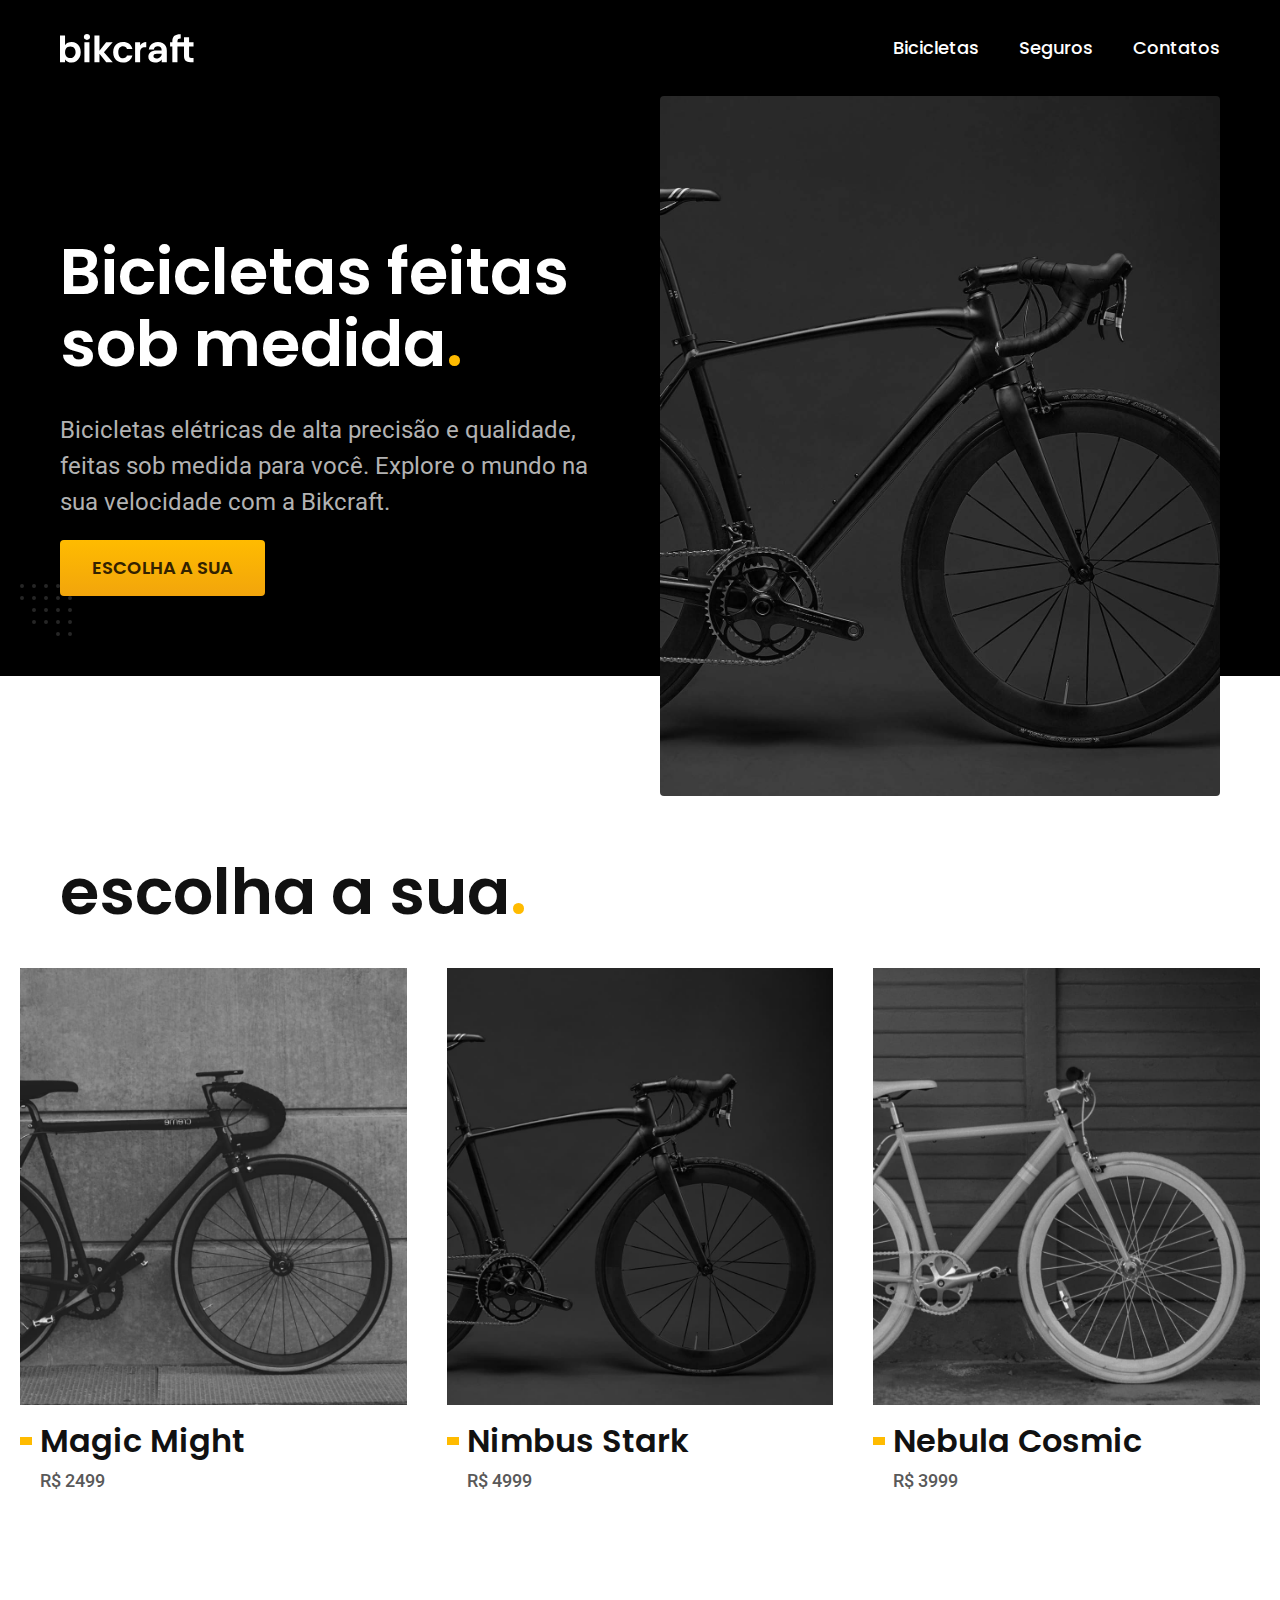
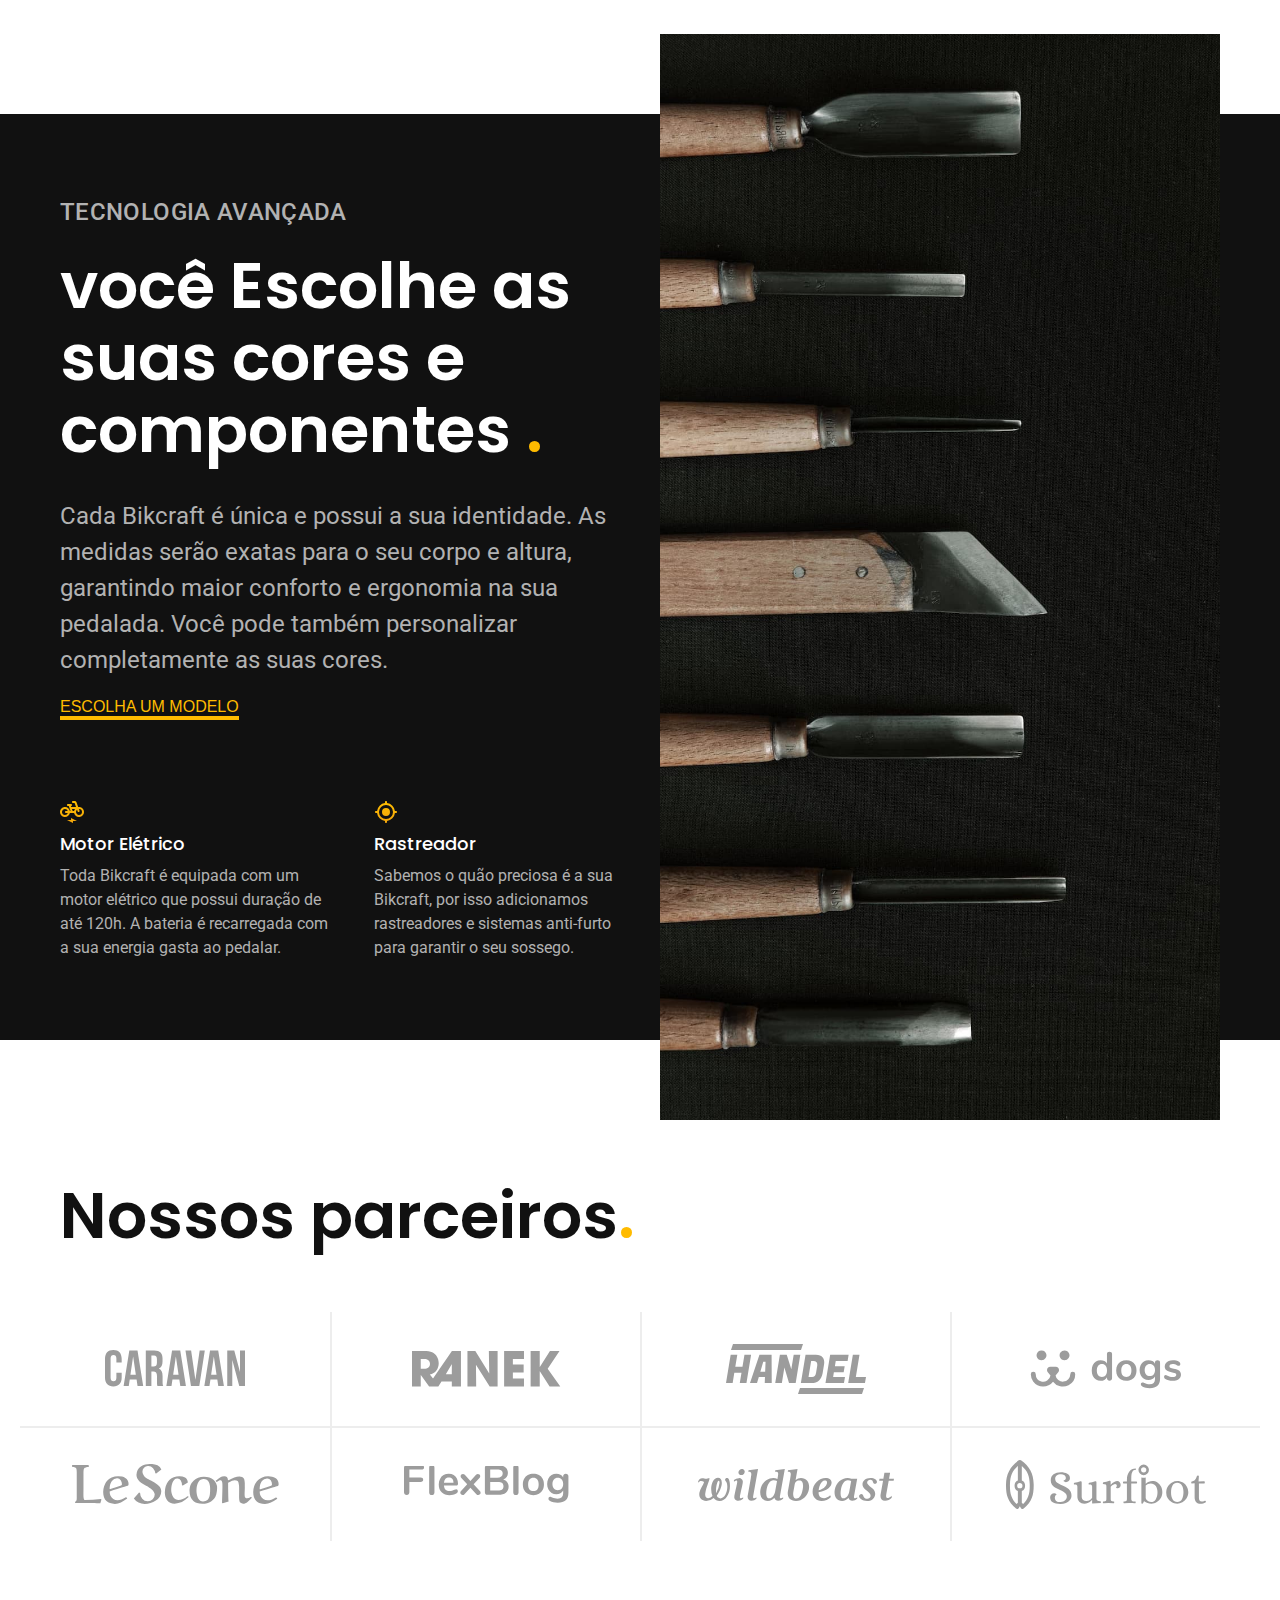
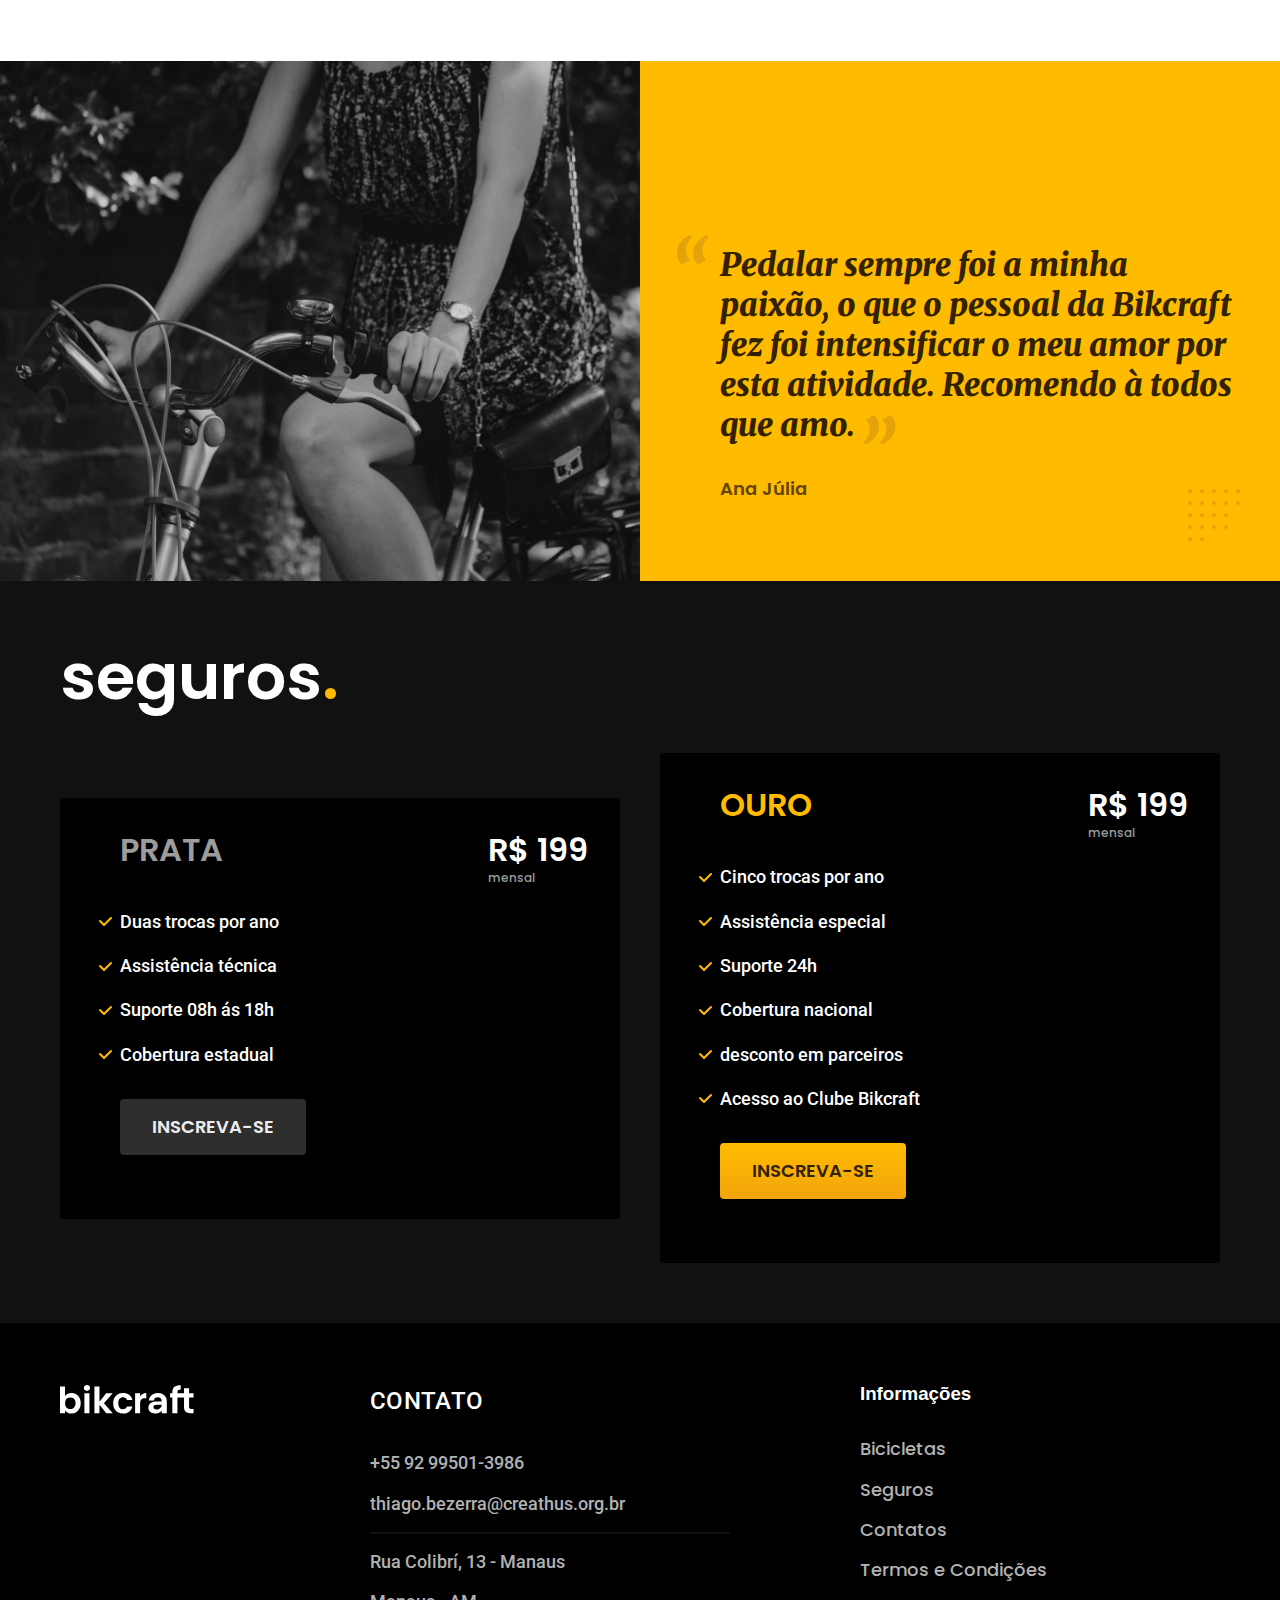
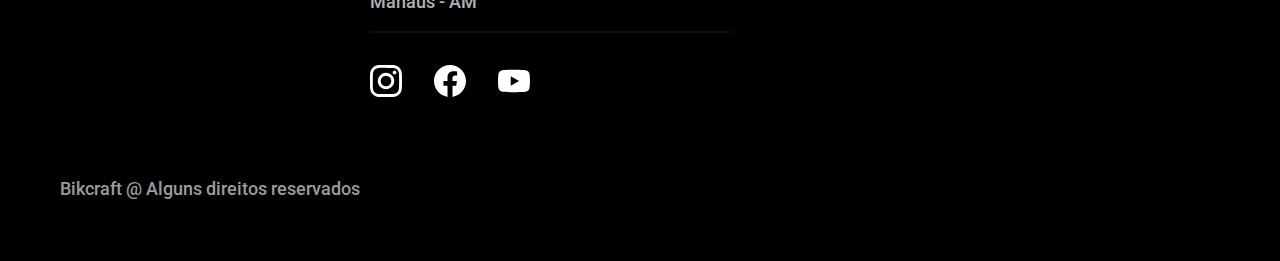
<file: index.html>
<!DOCTYPE html>
<html lang="pt-br">

<head>
  <meta charset="UTF-8">
  <meta name="viewport" content="width=device-width, initial-scale=1.0">
  <title>Bikcraft - Bicicletas Elétricas</title>
  <meta name="description" content="Bicicletas elétricas de alta precisão e qualidade, feitas sob medida para você. Explore o mundo na sua velocidade com a Bikcraft.">

  <link rel="icon" href="./favicon.svg" type="image/sgv+xml">
  <link rel="preload" href="./css/style.min.css" as="style">
  <link rel="stylesheet" href="./css/style.min.css">

  <link rel="preconnect" href="https://fonts.googleapis.com">
  <link rel="preconnect" href="https://fonts.gstatic.com" crossorigin>
  <link href="https://fonts.googleapis.com/css2?family=Merriweather:ital,wght@1,900&family=Poppins:wght@400;600&family=Roboto:wght@400;500&display=swap" rel="stylesheet">

  <script>document.documentElement.classList.add('js')</script>
</head>

<body>
  <header class="header-bg">
    <div class="header container">
      <a href="./"><img src="./img/bikcraft.svg" width="136" height="32" alt="bikcraft"></a>
      <nav aria-label="primaria">
        <ul class="header-menu font-1-m cor-0">
          <li><a href="./bicicletas.html">Bicicletas</a></li>
          <li><a href="./seguros.html">Seguros</a></li>
          <li><a href="./contato.html">Contatos</a></li>
        </ul>
      </nav>
    </div>
  </header>

  <main class="introducao-bg">
    <div class="introducao container">
      <div class="introducao-conteudo">
        <h1 class="font-1-xxl cor-0 fadeInDown" data-anime="200">Bicicletas feitas sob medida<span class="cor-p1">.</span></h1>
        <p class="font-2-l cor-5 fadeInDown" data-anime="400">Bicicletas elétricas de alta precisão e qualidade, feitas sob medida para você. Explore o mundo na sua velocidade com a Bikcraft.</p>
        <a class="botao fadeInDown" data-anime="600" href="./bicicletas">Escolha a sua</a>
      </div>
      <picture data-anime="800" class="fadeInDown">
        <source media="(max-width )" srcset="./img/bicicletas/nimbus.jpg">
        <img src="./img/fotos/introducao.jpg" width="1280" height="1600" alt="Bicicleta elétrica preta">
      </picture>
    </div>
  </main>

  <article class="bicicletas-lista">
    <h2 class="container font-1-xxl">escolha a sua<span class="cor-p1">.</span></h2>

    <ul>
      <li>
        <a href="./bicicletas/magic.html">
          <img src="./img/bicicletas/magic-home.jpg" alt="Bicicleta preta" width="460" height="520">
          <h3 class="font-1-xl">Magic Might</h3>
          <span class="font-2-m cor-8">R$ 2499</span>
        </a>
      </li>
      <li>
        <a href="./bicicletas/nimbus.html">
          <img src="./img/bicicletas/nimbus-home.jpg" alt="Bicicleta preta" width="460" height="520">
          <h3 class="font-1-xl">Nimbus Stark</h3>
          <span class="font-2-m cor-8">R$ 4999</span>
        </a>
      </li>
      <li>
        <a href="./bicicletas/nebula.html">
          <img src="./img/bicicletas/nebula-home.jpg" alt="Bicicleta branca" width="460" height="520">
          <h3 class="font-1-xl">Nebula Cosmic</h3>
          <span class="font-2-m cor-8">R$ 3999</span>
        </a>
      </li>
    </ul>
  </article>

  <article class="tecnologia-bg">
    <div class="tecnologia container">
      <div class="tecnologia-conteudo">
        <span class="font-2-l-b cor-5">Tecnologia Avançada</span>
        <h2 class="font-1-xxl cor-0">você Escolhe as suas cores e componentes <span class="cor-p1">.</span></h2>
        <p class="font-2-l cor-5">Cada Bikcraft é única e possui a sua identidade. As medidas serão exatas para o seu corpo e altura, garantindo maior conforto e ergonomia na sua pedalada. Você pode também personalizar completamente as suas cores.</p>
        <a class="link" href="./bicicletas.html">Escolha um modelo</a>
        <div class="tecnologia-vantagens">
          <div>
            <img src="./img/icones/eletrica.svg" width="24" height="24" alt="">
            <h3 class="font-1-m cor-0">Motor Elétrico</h3>
            <p class="font-2-s cor-5">Toda Bikcraft é equipada com um motor elétrico que possui duração de até 120h. A bateria é recarregada com a sua energia gasta ao pedalar.</p>
          </div>
          <div>
            <img src="./img/icones/rastreador.svg" width="24" height="24" alt="">
            <h3 class="font-1-m cor-0">Rastreador</h3>
            <p class="font-2-s cor-5">Sabemos o quão preciosa é a sua Bikcraft, por isso adicionamos rastreadores e sistemas anti-furto para garantir o seu sossego.</p>
          </div>
        </div>
      </div>
      <div class="tecnologia-imagem">
        <img src="./img/fotos/tecnologia.jpg" width="1200" height="1920" alt="">
      </div>
    </div>
  </article>

  <section class="parceiros" aria-label="Nossos Parceiros">
    <h2 class="container font-1-xxl">Nossos parceiros<span class="cor-p1">.</span></h2>

    <ul>
      <li><img src="./img/parceiros/caravan.svg" alt="Caravan" width="140" height="38"></li>
      <li><img src="./img/parceiros/ranek.svg" alt="Ranek" width="149" height="36"></li>
      <li><img src="./img/parceiros/handel.svg" alt="Handel" width="140" height="50"></li>
      <li><img src="./img/parceiros/dogs.svg" alt="Dogs" width="152" height="39"></li>
      <li><img src="./img/parceiros/lescone.svg" alt="LeScone" width="208" height="41"></li>
      <li><img src="./img/parceiros/flexblog.svg" alt="FlexBlog" width="165" height="38"></li>
      <li><img src="./img/parceiros/wildbeast.svg" alt="Wildbeast" width="196" height="34"></li>
      <li><img src="./img/parceiros/surfbot.svg" alt="Surfbot" width="200" height="49"></li>
    </ul>
  </section>

  <section class="depoimento" aria-label="Depoimento">
    <div>
      <img src="./img/fotos/depoimento.jpg" width="1560" height="1360" alt="Pessoa pedalando uma bicicleta bikcraft">
    </div>
    <div class="depoimento-conteudo">
      <blockquote class="font-1-xl cor-p5">
        <p>Pedalar sempre foi a minha paixão, o que o pessoal da Bikcraft fez foi intensificar o meu amor por esta atividade. Recomendo à todos que amo.</p>
      </blockquote>
      <span class="font-1-m-b cor-p4">Ana Júlia</span>
    </div>
  </section>

  <article class="seguros-bg">
    <div class="seguros container">
      <h2 class="font-1-xxl cor-0">seguros<span class="cor-p1">.</span></h2>
      <div class="seguros-item">
        <h3 class="font-1-xl cor-6">PRATA</h3>
        <span class="font-1-xl cor-0">R$ 199 <span class="font-1-xs cor-6">mensal</span></span>
        <ul class="font-2-m cor-0">
          <li>Duas trocas por ano</li>
          <li>Assistência técnica</li>
          <li>Suporte 08h ás 18h</li>
          <li>Cobertura estadual</li>
        </ul>
        <a class="botao secundario" href="./orcamento.html">Inscreva-se</a>
      </div>
      <div class="seguros-item">
        <h3 class="font-1-xl cor-p1">OURO</h3>
        <span class="font-1-xl cor-0">R$ 199 <span class="font-1-xs cor-6">mensal</span></span>
        <ul class="font-2-m cor-0">
          <li>Cinco trocas por ano</li>
          <li>Assistência especial</li>
          <li>Suporte 24h</li>
          <li>Cobertura nacional</li>
          <li>desconto em parceiros</li>
          <li>Acesso ao Clube Bikcraft</li>
        </ul>
        <a class="botao" href="./orcamento.html">Inscreva-se</a>
      </div>
    </div>
  </article>
  <footer class="footer-bg">
    <div class="footer container">
      <img src="./img/bikcraft.svg" width="136" height="32" alt="Bikcraft">
      <div class="footer-contato">
        <h3 class="font-2-l-b cor-0">Contato</h3>
        <ul class="cor-5 font-2-m">
          <li><a href="tel:+5592995013986">+55 92 99501-3986</a></li>
          <li><a href="mailto:thiago.bezerra@creathus.org.br">thiago.bezerra@creathus.org.br</a></li>
          <li>Rua Colibrí, 13 - Manaus</li>
          <li>Manaus - AM</li>
        </ul>
        <div class="footer-redes">
          <a href="./">
            <img src="./img/redes/instagram.svg" width="32" height="32" alt="Instagram">
          </a>
          <a href="./">
            <img src="./img/redes/facebook.svg" width="32" height="32" alt="Facebook">
          </a>
          <a href="./">
            <img src="./img/redes/youtube.svg" width="32" height="32" alt="youtube.svg">
          </a>
        </div>
      </div>
      <div class="footer-informacoes">
        <h3 class="font-2-1-b cor-0">Informações</h3>
        <nav>
          <ul class="font-1-m cor-5">
            <li><a href="./bicicletas.html">Bicicletas</a></li>
            <li><a href="./seguros.html">Seguros</a></li>
            <li><a href="./contatos.html">Contatos</a></li>
            <li><a href="./termos.html">Termos e Condições</a></li>
          </ul>
        </nav>
      </div>
      <p class="footer-copy font-2-m cor-6">Bikcraft @ Alguns direitos reservados</p>
    </div>

  </footer>

  <script src="./js/plugins/simple-anime.js"></script>
  <script src="./js/script.js"></script>
</body>

</html>
</file>
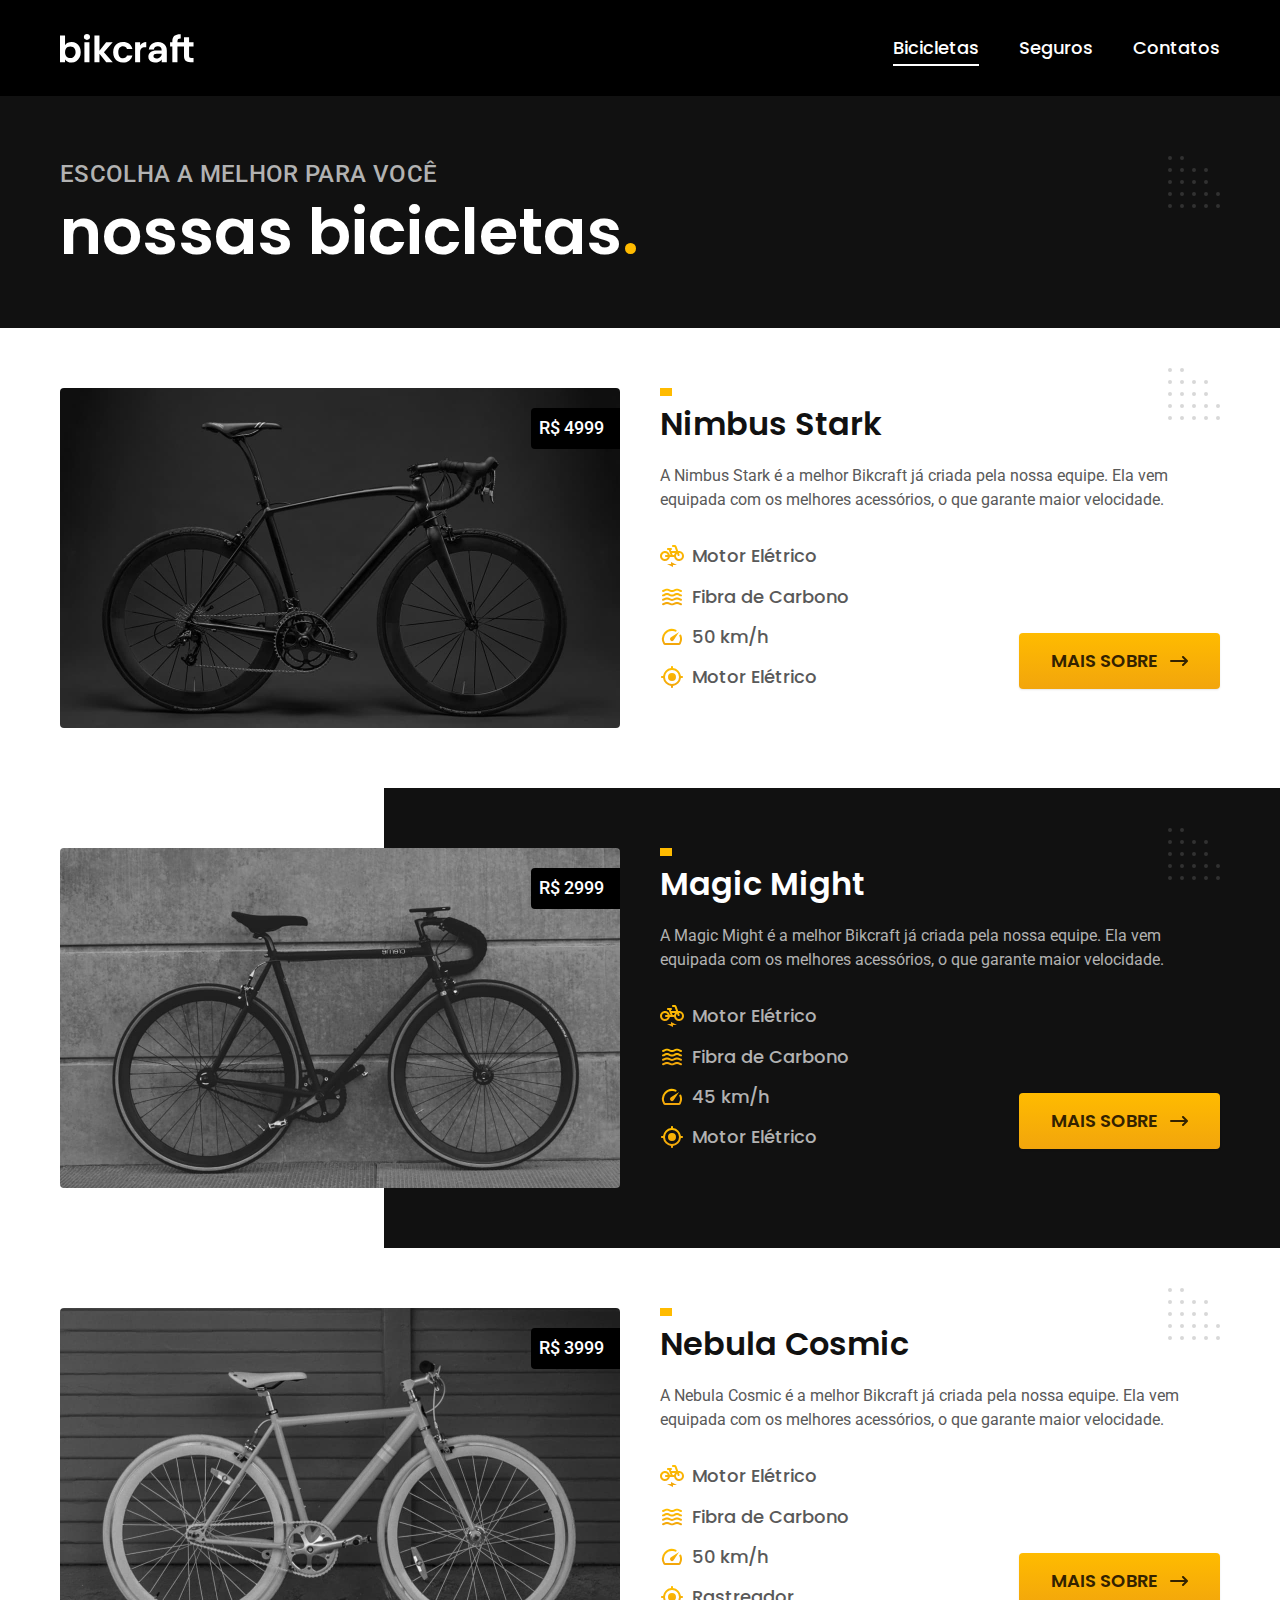
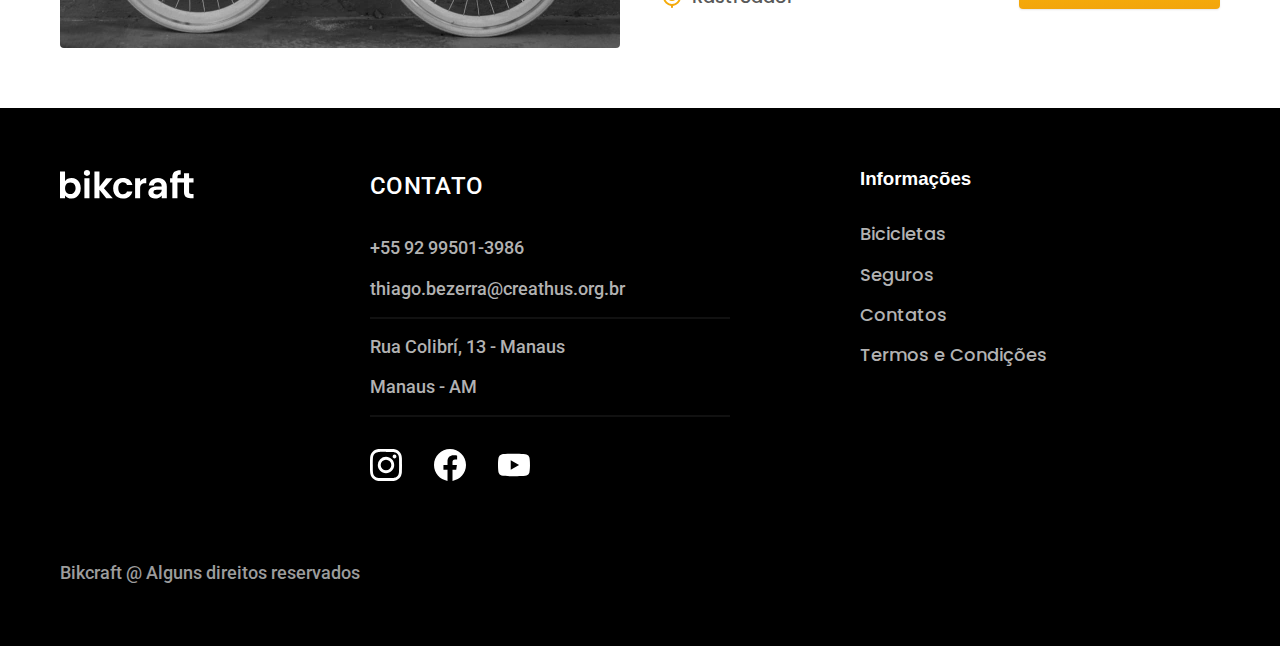
<file: bicicletas.html>
<!DOCTYPE html>
<html lang="pt-br">

<head>
  <meta charset="UTF-8">
  <meta name="viewport" content="width=device-width, initial-scale=1.0">
  <title>Bicicletas | Bikcraft</title>
  <meta name="description" content="Bicicletas.">

  <link rel="icon" href="./favicon.svg" type="image/sgv+xml">
  <link rel="preload" href="./css/style.min.css" as="style">
  <link rel="stylesheet" href="./css/style.min.css">

  <link rel="preconnect" href="https://fonts.googleapis.com">
  <link rel="preconnect" href="https://fonts.gstatic.com" crossorigin>
  <link href="https://fonts.googleapis.com/css2?family=Merriweather:ital,wght@1,900&family=Poppins:wght@400;600&family=Roboto:wght@400;500&display=swap" rel="stylesheet">


  <script>document.documentElement.classList.add('js')</script>
</head>

<body id="bicicletas">
  <header class="header-bg">
    <div class="header container">
      <a href="./"><img src="./img/bikcraft.svg" alt="bikcraft"></a>
      <nav aria-label="primaria">
        <ul class="header-menu font-1-m cor-0">
          <li><a href="./bicicletas.html">Bicicletas</a></li>
          <li><a href="./seguros.html">Seguros</a></li>
          <li><a href="./contato.html">Contatos</a></li>
        </ul>
      </nav>
    </div>
  </header>

  <main>
    <div class="titulo-bg">
      <div class="titulo container">
        <p class="font-2-l-b cor-5">ESCOLHA A MELHOR PARA VOCÊ</p>
        <h1 class="font-1-xxl cor-0">nossas bicicletas<span class="cor-p1">.</span></h1>
      </div>
    </div>


    <div class="bicicletas container">
      <div class="bicicletas-imagem">
        <img src="./img/bicicletas/nimbus.jpg" alt="bicicleta preta">
        <span class="font-2-m cor-0">R$ 4999</span>
      </div>
      <div class="bicicletas-conteudo">
        <h2 class="font-1-xl">Nimbus Stark</h2>
        <p class="font-2-s cor-8">A Nimbus Stark é a melhor Bikcraft já criada pela nossa equipe. Ela vem equipada com os melhores acessórios, o que garante maior velocidade.</p>
        <ul class="font-1-m cor-8">
          <li><img src="./img/icones/eletrica.svg" alt="">Motor Elétrico</li>
          <li><img src="./img/icones/carbono.svg" alt="">Fibra de Carbono</li>
          <li><img src="./img/icones/velocidade.svg" alt="">50 km/h</li>
          <li><img src="./img/icones/rastreador.svg" alt="">Motor Elétrico</li>
        </ul>
        <a class="botao seta" href="./bicicletas/nimbus.html">Mais Sobre</a>
      </div>
    </div>


    <div class="bicicletas-bg">
      <div class="bicicletas container">
        <div class="bicicletas-imagem">
          <img src="./img/bicicletas/magic.jpg" alt="bicicleta preta">
          <span class="font-2-m cor-0">R$ 2999</span>
        </div>
        <div class="bicicletas-conteudo">
          <h2 class="font-1-xl cor-0">Magic Might</h2>
          <p class="font-2-s cor-5">A Magic Might é a melhor Bikcraft já criada pela nossa equipe. Ela vem equipada com os melhores acessórios, o que garante maior velocidade.</p>
          <ul class="font-1-m cor-5">
            <li><img src="./img/icones/eletrica.svg" alt="">Motor Elétrico</li>
            <li><img src="./img/icones/carbono.svg" alt="">Fibra de Carbono</li>
            <li><img src="./img/icones/velocidade.svg" alt="">45 km/h</li>
            <li><img src="./img/icones/rastreador.svg" alt="">Motor Elétrico</li>
          </ul>
          <a class="botao seta" href="./bicicletas/magic.html">Mais Sobre</a>
        </div>
      </div>
    </div>


    <div class="bicicletas container">
      <div class="bicicletas-imagem">
        <img src="./img/bicicletas/nebula.jpg" alt="bicicleta preta">
        <span class="font-2-m cor-0">R$ 3999</span>
      </div>
      <div class="bicicletas-conteudo">
        <h2 class="font-1-xl">Nebula Cosmic</h2>
        <p class="font-2-s cor-8">A Nebula Cosmic é a melhor Bikcraft já criada pela nossa equipe. Ela vem equipada com os melhores acessórios, o que garante maior velocidade.</p>
        <ul class="font-1-m cor-8">
          <li><img src="./img/icones/eletrica.svg" alt="">Motor Elétrico</li>
          <li><img src="./img/icones/carbono.svg" alt="">Fibra de Carbono</li>
          <li><img src="./img/icones/velocidade.svg" alt="">50 km/h</li>
          <li><img src="./img/icones/rastreador.svg" alt="">Rastreador</li>
        </ul>
        <a class="botao seta" href="./bicicletas/nebula.html">Mais Sobre</a>
      </div>
    </div>


  </main>

  <footer class="footer-bg">
    <div class="footer container">
      <img src="./img/bikcraft.svg" alt="Bikcraft">
      <div class="footer-contato">
        <h3 class="font-2-l-b cor-0">Contato</h3>
        <ul class="cor-5 font-2-m">
          <li><a href="tel:+5592995013986">+55 92 99501-3986</a></li>
          <li><a href="mailto:thiago.bezerra@creathus.org.br">thiago.bezerra@creathus.org.br</a></li>
          <li>Rua Colibrí, 13 - Manaus</li>
          <li>Manaus - AM</li>
        </ul>
        <div class="footer-redes">
          <a href="./">
            <img src="./img/redes/instagram.svg" alt="Instagram">
          </a>
          <a href="./">
            <img src="./img/redes/facebook.svg" alt="Facebook">
          </a>
          <a href="./">
            <img src="./img/redes/youtube.svg" alt="youtube.svg">
          </a>
        </div>
      </div>
      <div class="footer-informacoes">
        <h3 class="font-2-1-b cor-0">Informações</h3>
        <nav>
          <ul class="font-1-m cor-5">
            <li><a href="./bicicletas.html">Bicicletas</a></li>
            <li><a href="./seguros.html">Seguros</a></li>
            <li><a href="./contato.html">Contatos</a></li>
            <li><a href="./termos.html">Termos e Condições</a></li>
          </ul>
        </nav>
      </div>
      <p class="footer-copy font-2-m cor-6">Bikcraft @ Alguns direitos reservados</p>
    </div>

  </footer>

  <script src="./js/script.js"></script>
</body>

</html>
</file>
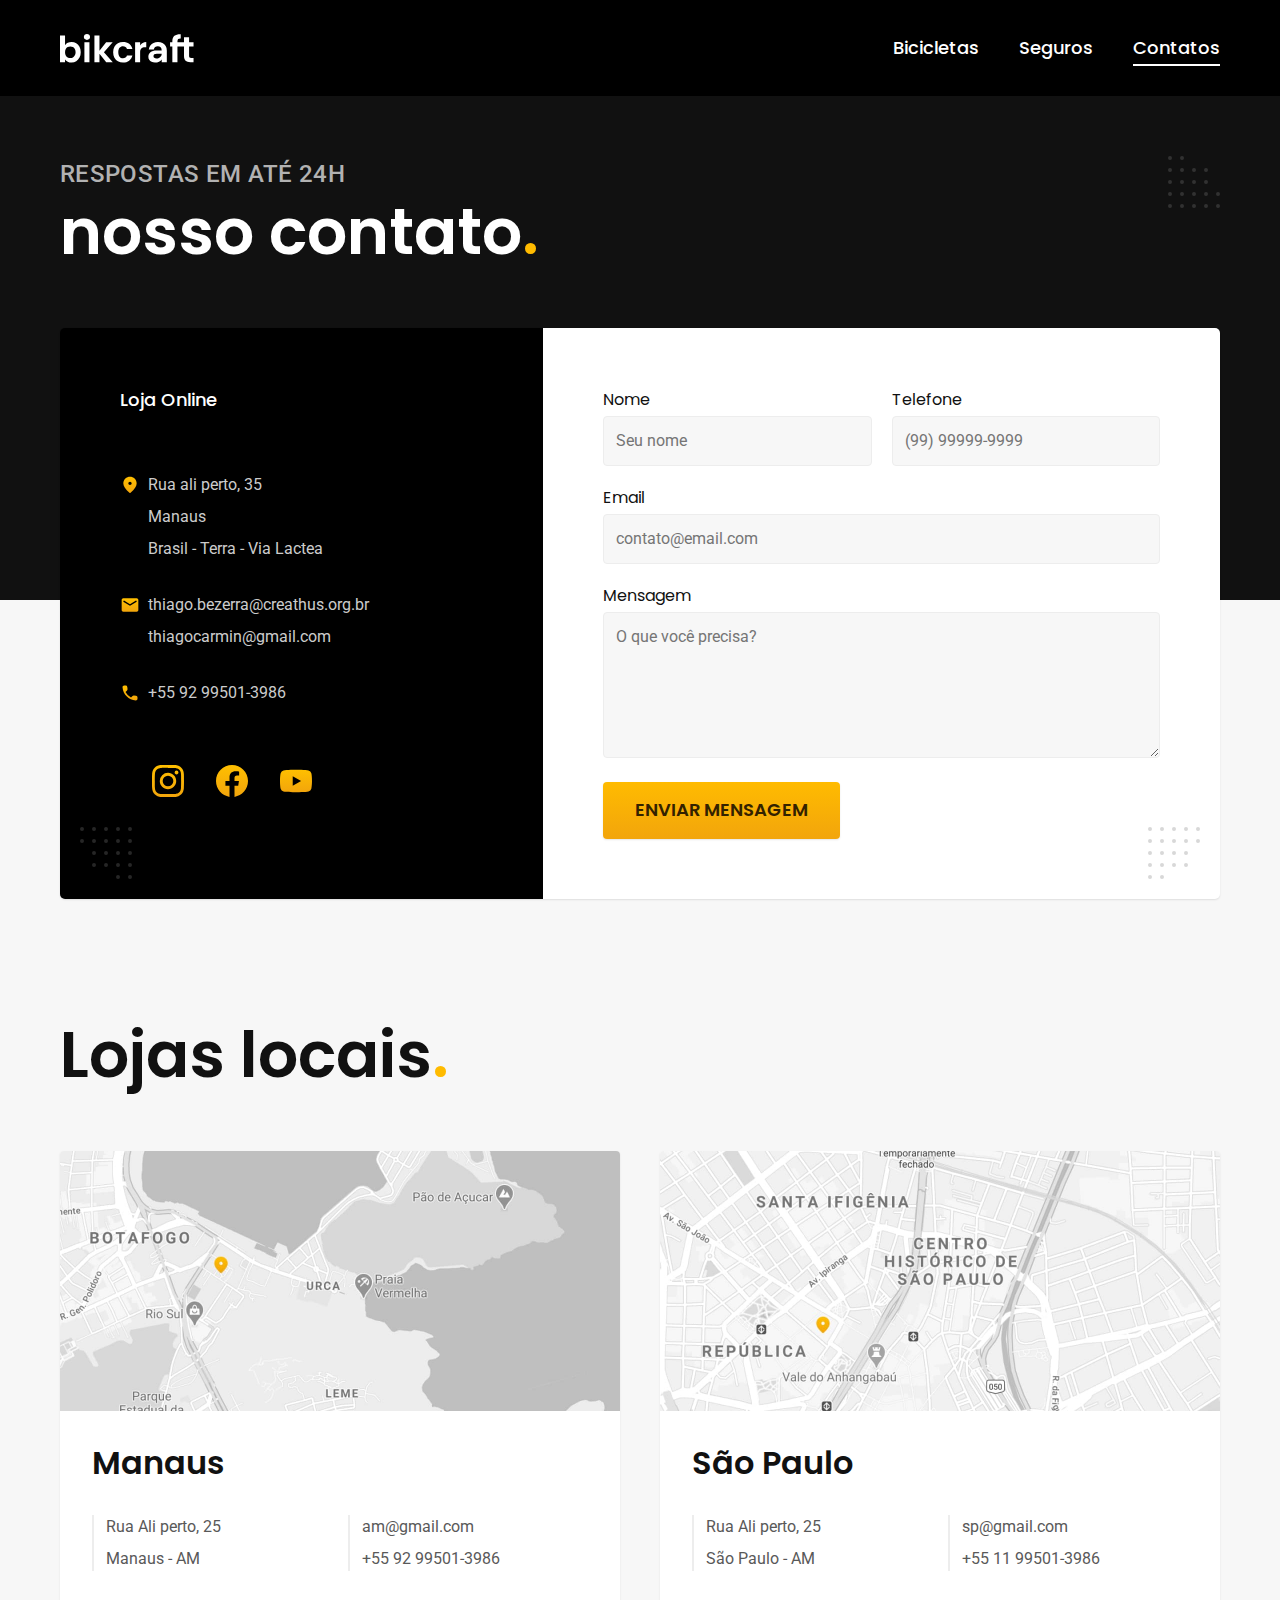
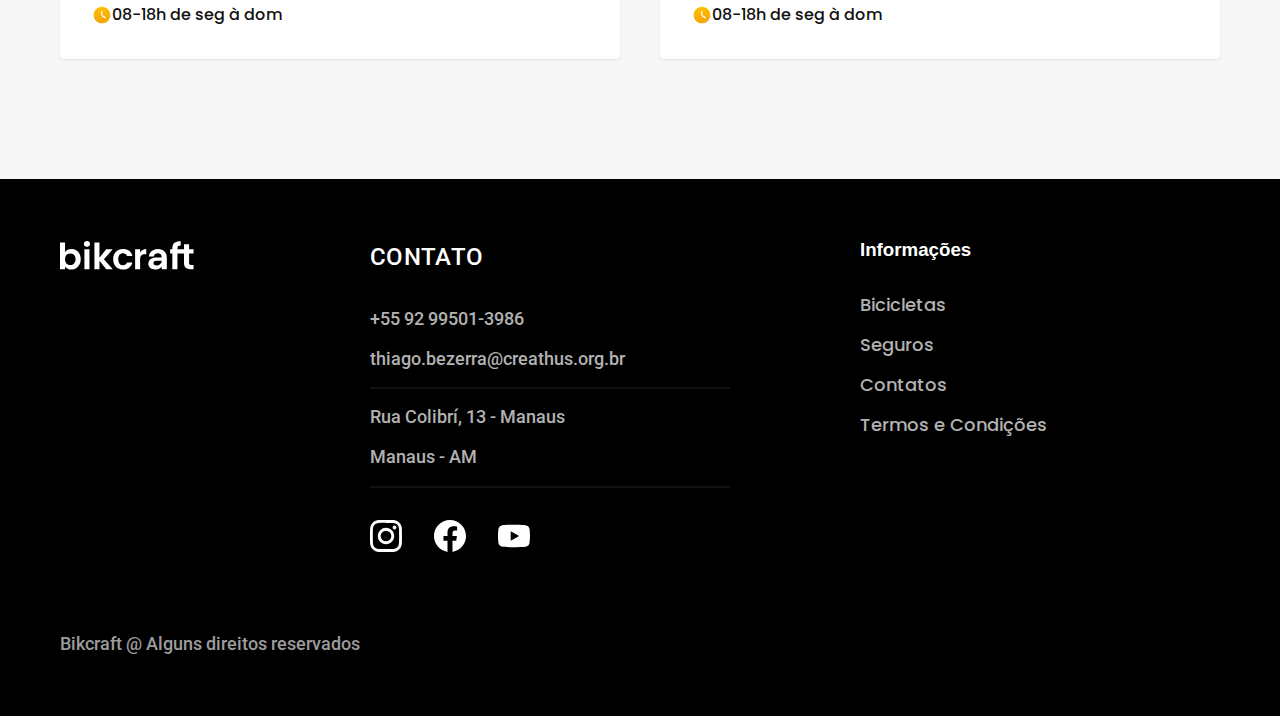
<file: contato.html>
<!DOCTYPE html>
<html lang="pt-br">

<head>
  <meta charset="UTF-8">
  <meta name="viewport" content="width=device-width, initial-scale=1.0">
  <title>Contato | Bikcraft</title>
  <meta name="description" content="Contato.">

  <link rel="icon" href="./favicon.svg" type="image/sgv+xml">
  <link rel="preload" href="./css/style.min.css" as="style">
  <link rel="stylesheet" href="./css/style.min.css">

  <link rel="preconnect" href="https://fonts.googleapis.com">
  <link rel="preconnect" href="https://fonts.gstatic.com" crossorigin>
  <link href="https://fonts.googleapis.com/css2?family=Merriweather:ital,wght@1,900&family=Poppins:wght@400;600&family=Roboto:wght@400;500&display=swap" rel="stylesheet">


  <script>document.documentElement.classList.add('js')</script>
</head>

<body id="contato">
  <header class="header-bg">
    <div class="header container">
      <a href="./"><img src="./img/bikcraft.svg" alt="bikcraft"></a>
      <nav aria-label="primaria">
        <ul class="header-menu font-1-m cor-0">
          <li><a href="./bicicletas.html">Bicicletas</a></li>
          <li><a href="./seguros.html">Seguros</a></li>
          <li><a href="./contato.html">Contatos</a></li>
        </ul>
      </nav>
    </div>
  </header>

  <main>
    <div class="titulo-bg">
      <div class="titulo container">
        <p class="font-2-l-b cor-5">Respostas em até 24h</p>
        <h1 class="font-1-xxl cor-0">nosso contato<span class="cor-p1">.</span></h1>
      </div>
    </div>

    <div class="contato container">
      <section class="contato-dados" aria-label="Endereço">
        <h2 class="font-1-m cor-0">Loja Online</h2>
        <div class="contato-endereco font-2-s cor-4">
          <p>Rua ali perto, 35</p>
          <p>Manaus</p>
          <p>Brasil - Terra - Via Lactea</p>
        </div>
        <address class="contato-meios font-2-s cor-4">
          <a href="mailto:thiago.bezerra@creathus.org.br">thiago.bezerra@creathus.org.br</a>
          <a href="mailto:thiagocarmin@gmail.com">thiagocarmin@gmail.com</a>
          <a href="tel:+5592995013986">+55 92 99501-3986</a>
        </address>
        <div class="contato-redes ">
          <a href="./">
            <img src="./img/redes/instagram-p.svg" alt="Instagram">
          </a>
          <a href="./">
            <img src="./img/redes/facebook-p.svg" alt="Facebook">
          </a>
          <a href="./">
            <img src="./img/redes/youtube-p.svg" alt="youtube.svg">
          </a>
        </div>
      </section>
      <section class="contato-formulario" aria-label="Formulário">
        <form class="form" action="./contato.html">
          <div>
            <label for="nome">Nome</label>
            <input type="text" id="nome" name="nome" placeholder="Seu nome">
          </div>
          <div>
            <label for="telefone">Telefone</label>
            <input type="text" id="telefone" name="telefone" placeholder="(99) 99999-9999">
          </div>
          <div class="col-2">
            <label for="email">Email</label>
            <input type="email" id="email" name="email" placeholder="contato@email.com">
          </div>
          <div class="col-2">
            <label for="mensagem">Mensagem</label>
            <textarea rows="5" id="mensagem" name="mensagem" placeholder="O que você precisa?"></textarea>
          </div>
          <button class="botao col-2">Enviar mensagem</button>
        </form>
      </section>
    </div>
  </main>

  <article class="lojas container">
    <h2 class="font-1-xxl">Lojas locais<span class="cor-p1">.</span></h2>
    <div class="lojas-item">
      <img src="./img/lojas/rj.jpg" alt="Mapa marcando o endereo em rua ali perto, 25- Manaus - AM">
      <div class="lojas-conteudo">
        <h3 class="font-1-xl">Manaus</h3>
        <div class="lojas-dados font-2-s cor-8">
          <p>Rua Ali perto, 25</p>
          <p>Manaus - AM</p>
        </div>
        <div class="lojas-dados font-2-s cor-8">
          <a href="mailto:am@gmail.com">am@gmail.com</a>
          <a href="tel:+5592995013986">+55 92 99501-3986</a>
        </div>
        <p class="lojas-tempo font-1-s"><img src="./img/icones/horario.svg" alt=""> 08-18h de seg à dom</p>
      </div>
    </div>

    <div class="lojas-item">
      <img src="./img/lojas/sp.jpg" alt="Mapa marcando o endereo em rua ali perto, 25- São Paulo - AM">
      <div class="lojas-conteudo">
        <h3 class="font-1-xl">São Paulo</h3>
        <div class="lojas-dados font-2-s cor-8">
          <p>Rua Ali perto, 25</p>
          <p>São Paulo - AM</p>
        </div>
        <div class="lojas-dados font-2-s cor-8">
          <a href="mailto:sp@gmail.com">sp@gmail.com</a>
          <a href="tel:+5511995013986">+55 11 99501-3986</a>
        </div>
        <p class="lojas-tempo font-1-s"><img src="./img/icones/horario.svg" alt=""> 08-18h de seg à dom</p>
      </div>
    </div>
  </article>

  <footer class="footer-bg">
    <div class="footer container">
      <img src="./img/bikcraft.svg" alt="Bikcraft">
      <div class="footer-contato">
        <h3 class="font-2-l-b cor-0">Contato</h3>
        <ul class="cor-5 font-2-m">
          <li><a href="tel:+5592995013986">+55 92 99501-3986</a></li>
          <li><a href="mailto:thiago.bezerra@creathus.org.br">thiago.bezerra@creathus.org.br</a></li>
          <li>Rua Colibrí, 13 - Manaus</li>
          <li>Manaus - AM</li>
        </ul>
        <div class="footer-redes">
          <a href="./">
            <img src="./img/redes/instagram.svg" alt="Instagram">
          </a>
          <a href="./">
            <img src="./img/redes/facebook.svg" alt="Facebook">
          </a>
          <a href="./">
            <img src="./img/redes/youtube.svg" alt="youtube.svg">
          </a>
        </div>
      </div>
      <div class="footer-informacoes">
        <h3 class="font-2-1-b cor-0">Informações</h3>
        <nav>
          <ul class="font-1-m cor-5">
            <li><a href="./bicicletas.html">Bicicletas</a></li>
            <li><a href="./seguros.html">Seguros</a></li>
            <li><a href="./contato.html">Contatos</a></li>
            <li><a href="./termos.html">Termos e Condições</a></li>
          </ul>
        </nav>
      </div>
      <p class="footer-copy font-2-m cor-6">Bikcraft @ Alguns direitos reservados</p>
    </div>

  </footer>
  <script src="./js/script.js"></script>
</body>

</html>
</file>
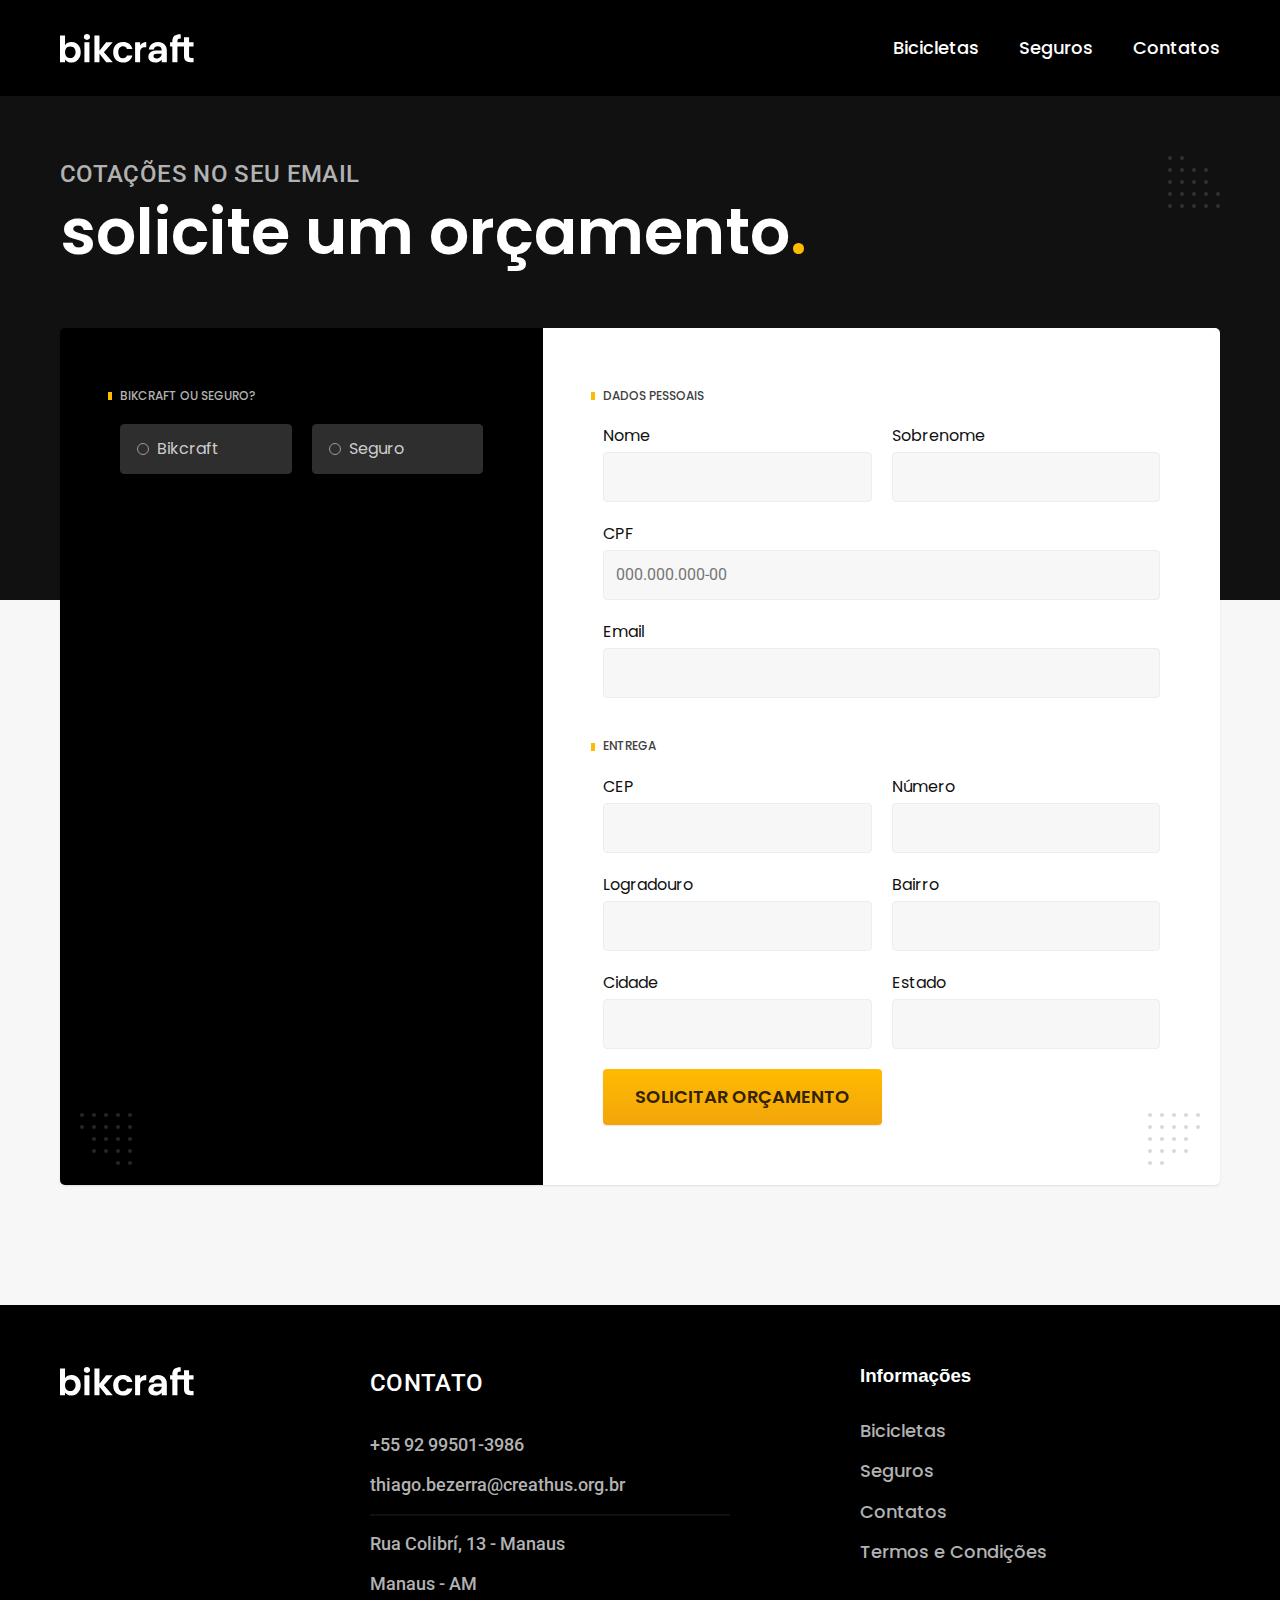
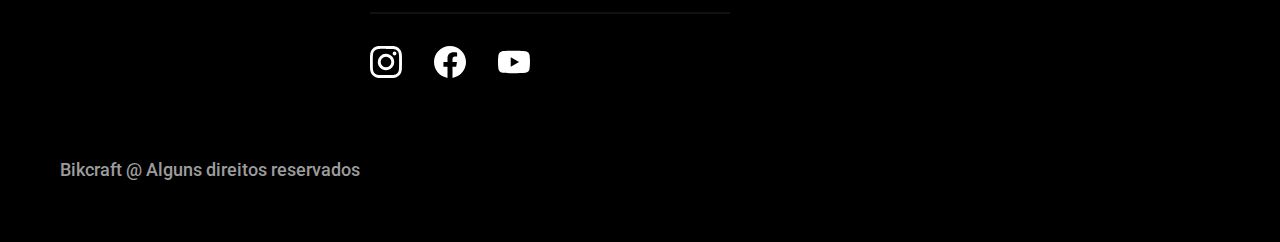
<file: orcamento.html>
<!DOCTYPE html>
<html lang="pt-br">

<head>
  <meta charset="UTF-8">
  <meta name="viewport" content="width=device-width, initial-scale=1.0">
  <title>Orçamento | Bikcraft</title>
  <meta name="description" content="Orçamento.">

  <link rel="icon" href="./favicon.svg" type="image/sgv+xml">
  <link rel="preload" href="./css/style.min.css" as="style">
  <link rel="stylesheet" href="./css/style.min.css">

  <link rel="preconnect" href="https://fonts.googleapis.com">
  <link rel="preconnect" href="https://fonts.gstatic.com" crossorigin>
  <link href="https://fonts.googleapis.com/css2?family=Merriweather:ital,wght@1,900&family=Poppins:wght@400;600&family=Roboto:wght@400;500&display=swap" rel="stylesheet">


  <script>document.documentElement.classList.add('js')</script>
</head>

<body id="orcamento">
  <header class="header-bg">
    <div class="header container">
      <a href="./"><img src="./img/bikcraft.svg" alt="bikcraft"></a>
      <nav aria-label="primaria">
        <ul class="header-menu font-1-m cor-0">
          <li><a href="./bicicletas.html">Bicicletas</a></li>
          <li><a href="./seguros.html">Seguros</a></li>
          <li><a href="./contato.html">Contatos</a></li>
        </ul>
      </nav>
    </div>
  </header>

  <main>
    <div class="titulo-bg">
      <div class="titulo container">
        <p class="font-2-l-b cor-5">Cotações no seu email</p>
        <h1 class="font-1-xxl cor-0">solicite um orçamento<span class="cor-p1">.</span></h1>
      </div>
    </div>

    <form class="orcamento container" action="./">
      <div class="orcamento-produto">
        <h2 class="font-1-xs cor-5">Bikcraft ou Seguro?</h2>

        <input type="radio" name="tipo" value="bikcraft" id="bikcraft">
        <label for="bikcraft">Bikcraft</label>

        <input type="radio" name="tipo" value="seguro" id="seguro">
        <label for="seguro">Seguro</label>

        <div class="orcamento-conteudo" id="orcamento-bikcraft">
          <h2 class="font-1-xs cor-5">Escolha a sua</h2>

          <input type="radio" name="produto" value="nimbus" id="nimbus">
          <label for="nimbus">Nimbus Stark <span>R$ 4999</span></label>
          <div class="orcamento-detalhes">
            <ul class="font-1-xs cor-8">
              <li><img src="./img/icones/eletrica.svg" alt="">Motor Elétrico</li>
              <li><img src="./img/icones/carbono.svg" alt="">Fibra de Carbono</li>
              <li><img src="./img/icones/velocidade.svg" alt="">50 km/h</li>
              <li><img src="./img/icones/rastreador.svg" alt="">Rastreador</li>
            </ul>
            <img src="./img/bicicletas/nimbus.jpg" alt="bicicleta Preta">
          </div>

          <input type="radio" name="produto" value="magic" id="magic">
          <label for="magic">Magic Might <span>R$ 2499</span></label>
          <div class="orcamento-detalhes">
            <ul class="font-1-xs cor-8">
              <li><img src="./img/icones/eletrica.svg" alt="">Motor Elétrico</li>
              <li><img src="./img/icones/carbono.svg" alt="">Fibra de Carbono</li>
              <li><img src="./img/icones/velocidade.svg" alt="">45 km/h</li>
              <li><img src="./img/icones/rastreador.svg" alt="">Rastreador</li>
            </ul>
            <img src="./img/bicicletas/magic.jpg" alt="bicicleta Preta">
          </div>

          <input type="radio" name="produto" value="nebula" id="nebula">
          <label for="nebula">Nebula Cosmic <span>R$ 3999</span></label>
          <div class="orcamento-detalhes">
            <ul class="font-1-xs cor-8">
              <li><img src="./img/icones/eletrica.svg" alt="">Motor Elétrico</li>
              <li><img src="./img/icones/carbono.svg" alt="">Fibra de Carbono</li>
              <li><img src="./img/icones/velocidade.svg" alt="">40 km/h</li>
              <li><img src="./img/icones/rastreador.svg" alt="">Rastreador</li>
            </ul>
            <img src="./img/bicicletas/nebula.jpg" alt="bicicleta branca">
          </div>
        </div>

        <div class="orcamento-conteudo" id="orcamento-seguro">
          <h2 class="font-1-xs cor-5">Escolha o plano</h2>

          <input type="radio" name="produto" value="prata" id="prata">
          <label for="prata">Prata <span>R$ 199</span></label>

          <input type="radio" name="produto" value="ouro" id="ouro">
          <label for="ouro">Ouro <span>R$ 299</span></label>
        </div>
      </div>
      <div class="orcamento-dados form">
        <h2 class="font-1-xs cor-9 col-2">dados pessoais</h2>
        <div>
          <label for="nome">Nome</label>
          <input type="text" id="nome" name="nome">
        </div>
        <div>
          <label for="sobrenome">Sobrenome</label>
          <input type="text" id="sobrenome" name="sobrenome">
        </div>
        <div class="col-2">
          <label for="cpf">CPF</label>
          <input type="text" id="cpf" name="cpf" placeholder="000.000.000-00">
        </div>
        <div class="col-2">
          <label for="email">Email</label>
          <input type="email" id="email" name="email">
        </div>
        <h2 class="font-1-xs cor-9 col-2">entrega</h2>
        <div>
          <label for="cep">CEP</label>
          <input type="text" id="cep" name="cep">
        </div>
        <div>
          <label for="numero">Número</label>
          <input type="text" id="numero" name="numero">
        </div>
        <div>
          <label for="logradouro">Logradouro</label>
          <input type="text" id="logradouro" name="logradouro">
        </div>
        <div>
          <label for="bairro">Bairro</label>
          <input type="text" id="bairro" name="bairro">
        </div>
        <div>
          <label for="cidade">Cidade</label>
          <input type="text" id="cidade" name="cidade">
        </div>
        <div>
          <label for="estado">Estado</label>
          <input type="text" id="estado" name="estado">
        </div>
        <button class="botao col-2">Solicitar Orçamento</button>
      </div>
    </form>

  </main>

  <footer class="footer-bg">
    <div class="footer container">
      <img src="./img/bikcraft.svg" alt="Bikcraft">
      <div class="footer-contato">
        <h3 class="font-2-l-b cor-0">Contato</h3>
        <ul class="cor-5 font-2-m">
          <li><a href="tel:+5592995013986">+55 92 99501-3986</a></li>
          <li><a href="mailto:thiago.bezerra@creathus.org.br">thiago.bezerra@creathus.org.br</a></li>
          <li>Rua Colibrí, 13 - Manaus</li>
          <li>Manaus - AM</li>
        </ul>
        <div class="footer-redes">
          <a href="./">
            <img src="./img/redes/instagram.svg" alt="Instagram">
          </a>
          <a href="./">
            <img src="./img/redes/facebook.svg" alt="Facebook">
          </a>
          <a href="./">
            <img src="./img/redes/youtube.svg" alt="youtube.svg">
          </a>
        </div>
      </div>
      <div class="footer-informacoes">
        <h3 class="font-2-1-b cor-0">Informações</h3>
        <nav>
          <ul class="font-1-m cor-5">
            <li><a href="./bicicletas.html">Bicicletas</a></li>
            <li><a href="./seguros.html">Seguros</a></li>
            <li><a href="./contatos.html">Contatos</a></li>
            <li><a href="./termos.html">Termos e Condições</a></li>
          </ul>
        </nav>
      </div>
      <p class="footer-copy font-2-m cor-6">Bikcraft @ Alguns direitos reservados</p>
    </div>

  </footer>

  <script src="./js/script.js"></script>
</body>

</html>
</file>
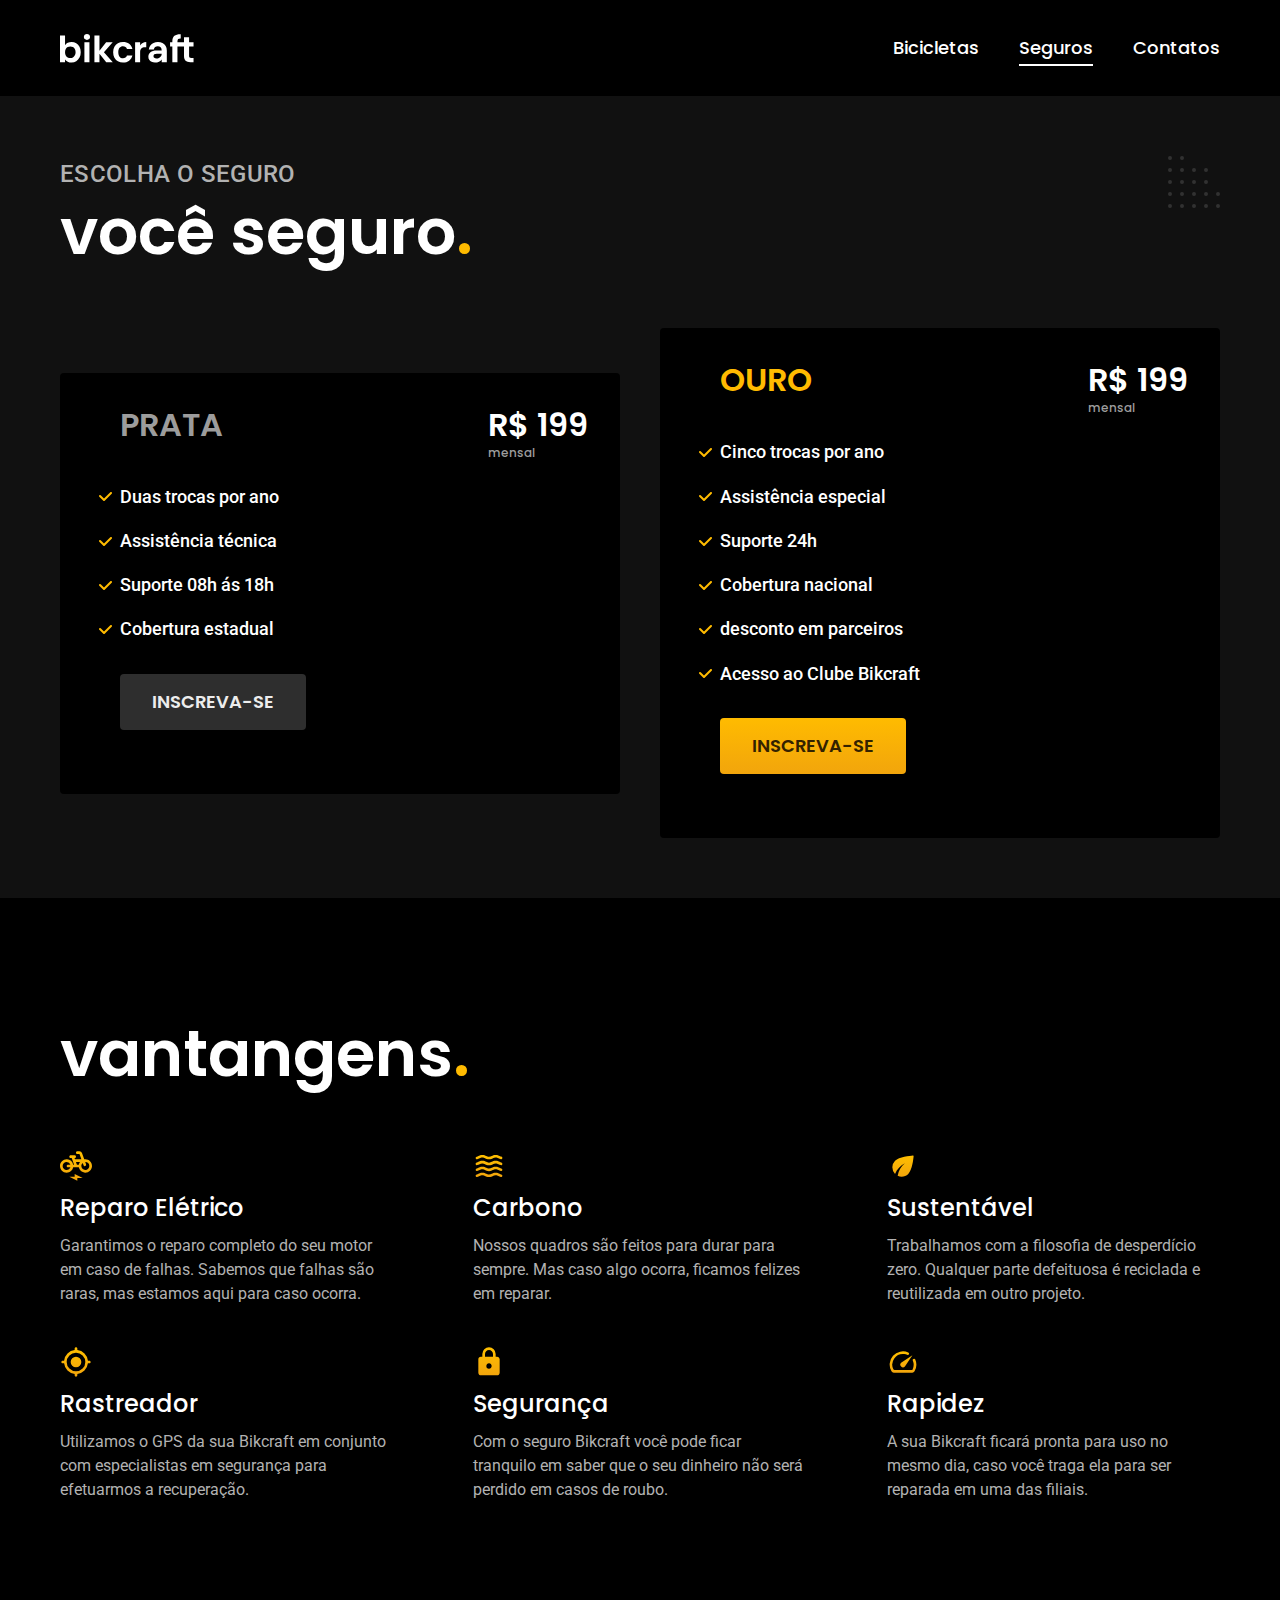
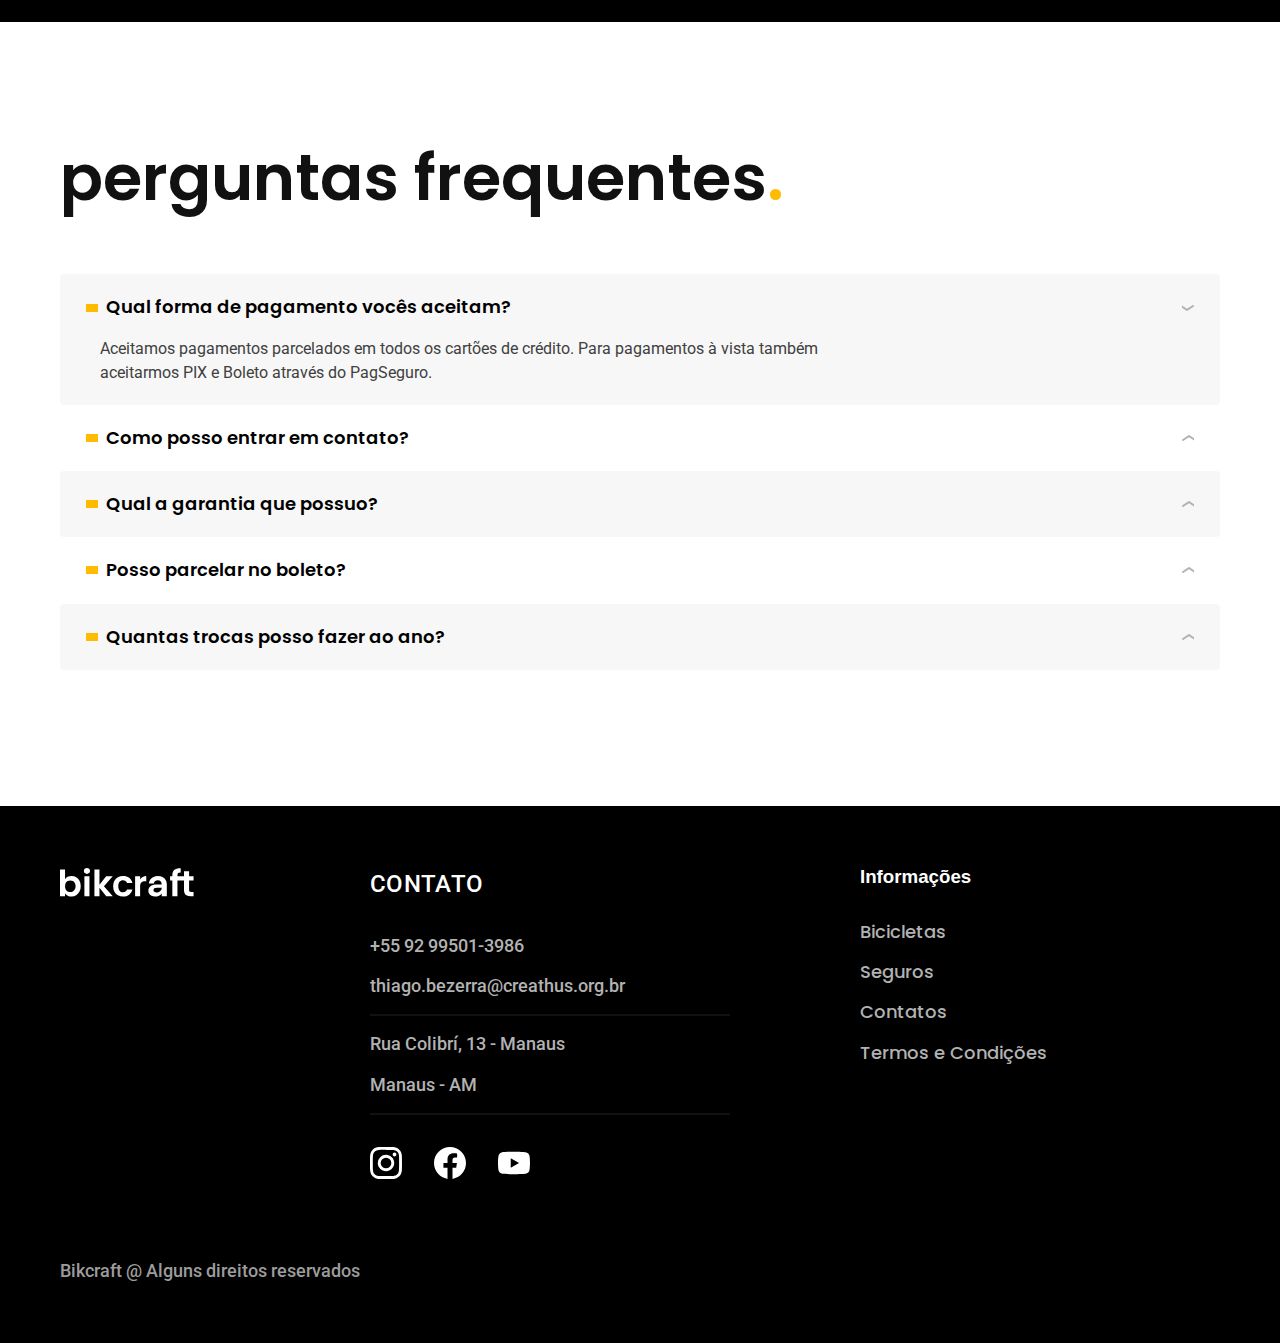
<file: seguros.html>
<!DOCTYPE html>
<html lang="pt-br">

<head>
  <meta charset="UTF-8">
  <meta name="viewport" content="width=device-width, initial-scale=1.0">
  <title>Seguros | Bikcraft</title>
  <meta name="description" content="Termos e Condições.">

  <link rel="icon" href="./favicon.svg" type="image/sgv+xml">
  <link rel="preload" href="./css/style.min.css" as="style">
  <link rel="stylesheet" href="./css/style.min.css">

  <link rel="preconnect" href="https://fonts.googleapis.com">
  <link rel="preconnect" href="https://fonts.gstatic.com" crossorigin>
  <link href="https://fonts.googleapis.com/css2?family=Merriweather:ital,wght@1,900&family=Poppins:wght@400;600&family=Roboto:wght@400;500&display=swap" rel="stylesheet">


  <script>document.documentElement.classList.add('js')</script>
</head>

<body id="seguros">
  <header class="header-bg">
    <div class="header container">
      <a href="./"><img src="./img/bikcraft.svg" alt="bikcraft"></a>
      <nav aria-label="primaria">
        <ul class="header-menu font-1-m cor-0">
          <li><a href="./bicicletas.html">Bicicletas</a></li>
          <li><a href="./seguros.html">Seguros</a></li>
          <li><a href="./contato.html">Contatos</a></li>
        </ul>
      </nav>
    </div>
  </header>

  <main class="seguros-bg">
    <div class="titulo-bg">
      <div class="titulo container">
        <p class="font-2-l-b cor-5">Escolha o seguro</p>
        <h1 class="font-1-xxl cor-0">você seguro<span class="cor-p1">.</span></h1>
      </div>
    </div>


    <div class="seguros container">

      <div class="seguros-item fadeInLeft" data-anime="200">
        <h3 class="font-1-xl cor-6">PRATA</h3>
        <span class="font-1-xl cor-0">R$ 199 <span class="font-1-xs cor-6">mensal</span></span>
        <ul class="font-2-m cor-0">
          <li>Duas trocas por ano</li>
          <li>Assistência técnica</li>
          <li>Suporte 08h ás 18h</li>
          <li>Cobertura estadual</li>
        </ul>
        <a class="botao secundario" href="./orcamento.html?tipo=seguro&produto=prata">Inscreva-se</a>
      </div>
      <div class="seguros-item fadeInRight" data-anime="400">
        <h3 class="font-1-xl cor-p1">OURO</h3>
        <span class="font-1-xl cor-0">R$ 199 <span class="font-1-xs cor-6">mensal</span></span>
        <ul class="font-2-m cor-0">
          <li>Cinco trocas por ano</li>
          <li>Assistência especial</li>
          <li>Suporte 24h</li>
          <li>Cobertura nacional</li>
          <li>desconto em parceiros</li>
          <li>Acesso ao Clube Bikcraft</li>
        </ul>
        <a class="botao" href="./orcamento.html?tipo=seguro&produto=ouro">Inscreva-se</a>
      </div>
    </div>
  </main>

  <article class="vantagens-bg">
    <div class="vantagens container">
      <h2 class="font-1-xxl cor-0">vantangens<span class="cor-p1">.</span></h2>
      <ul>
        <li>
          <img src="./img/icones/eletrica.svg" alt="">
          <h3 class="font-1-l cor-0">Reparo Elétrico</h3>
          <p class="font-2-s cor-5">Garantimos o reparo completo do seu motor em caso de falhas. Sabemos que falhas são raras, mas estamos aqui para caso ocorra.</p>
        </li>
        <li>
          <img src="./img/icones/carbono.svg" alt="">
          <h3 class="font-1-l cor-0">Carbono</h3>
          <p class="font-2-s cor-5">Nossos quadros são feitos para durar para sempre. Mas caso algo ocorra, ficamos felizes em reparar.</p>
        </li>
        <li>
          <img src="./img/icones/sustentavel.svg" alt="">
          <h3 class="font-1-l cor-0">Sustentável</h3>
          <p class="font-2-s cor-5">Trabalhamos com a filosofia de desperdício zero. Qualquer parte defeituosa é reciclada e reutilizada em outro projeto.</p>
        </li>
        <li>
          <img src="./img/icones/rastreador.svg" alt="">
          <h3 class="font-1-l cor-0">Rastreador</h3>
          <p class="font-2-s cor-5">Utilizamos o GPS da sua Bikcraft em conjunto com especialistas em segurança para efetuarmos a recuperação.</p>
        </li>
        <li>
          <img src="./img/icones/seguro.svg" alt="">
          <h3 class="font-1-l cor-0">Segurança</h3>
          <p class="font-2-s cor-5">Com o seguro Bikcraft você pode ficar tranquilo em saber que o seu dinheiro não será perdido em casos de roubo.</p>
        </li>

        <li>
          <img src="./img/icones/velocidade.svg" alt="">
          <h3 class="font-1-l cor-0">Rapidez</h3>
          <p class="font-2-s cor-5">A sua Bikcraft ficará pronta para uso no mesmo dia, caso você traga ela para ser reparada em uma das filiais.</p>
        </li>
      </ul>
    </div>
  </article>

  <article class="perguntas container">
    <h2 class="font-1-xxl">perguntas frequentes<span class="cor-p1">.</span></h2>
    <dl>
      <div>
        <dt><button class="font-1-m-b" aria-controls="pergunta1" aria-expanded="true">Qual forma de pagamento vocês aceitam?</button></dt>
        <dd id="pergunta1" class="font-2-s cor-9 ativa">Aceitamos pagamentos parcelados em todos os cartões de crédito. Para pagamentos à vista também aceitarmos PIX e Boleto através do PagSeguro.</dd>
      </div>
      <div>
        <dt><button class="font-1-m-b" aria-controls="pergunta2" aria-expanded="false">Como posso entrar em contato?</button></dt>
        <dd id="pergunta2" class="font-2-s cor-9">Aceitamos pagamentos parcelados em todos os cartões de crédito. Para pagamentos à vista também aceitarmos PIX e Boleto através do PagSeguro.</dd>
      </div>
      <div>
        <dt><button class="font-1-m-b" aria-controls="pergunta3" aria-expanded="false">Qual a garantia que possuo?</button></dt>
        <dd id="pergunta3" class="font-2-s cor-9">Aceitamos pagamentos parcelados em todos os cartões de crédito. Para pagamentos à vista também aceitarmos PIX e Boleto através do PagSeguro.</dd>
      </div>
      <div>
        <dt><button class="font-1-m-b" aria-controls="pergunta4" aria-expanded="false">Posso parcelar no boleto?</button></dt>
        <dd id="pergunta4" class="font-2-s cor-9">Aceitamos pagamentos parcelados em todos os cartões de crédito. Para pagamentos à vista também aceitarmos PIX e Boleto através do PagSeguro.</dd>
      </div>
      <div>
        <dt><button class="font-1-m-b" aria-controls="pergunta5" aria-expanded="false">Quantas trocas posso fazer ao ano?</button></dt>
        <dd id="pergunta5" class="font-2-s cor-9">Aceitamos pagamentos parcelados em todos os cartões de crédito. Para pagamentos à vista também aceitarmos PIX e Boleto através do PagSeguro.</dd>
      </div>
    </dl>
  </article>

  <footer class="footer-bg">
    <div class="footer container">
      <img src="./img/bikcraft.svg" alt="Bikcraft">
      <div class="footer-contato">
        <h3 class="font-2-l-b cor-0">Contato</h3>
        <ul class="cor-5 font-2-m">
          <li><a href="tel:+5592995013986">+55 92 99501-3986</a></li>
          <li><a href="mailto:thiago.bezerra@creathus.org.br">thiago.bezerra@creathus.org.br</a></li>
          <li>Rua Colibrí, 13 - Manaus</li>
          <li>Manaus - AM</li>
        </ul>
        <div class="footer-redes">
          <a href="./">
            <img src="./img/redes/instagram.svg" alt="Instagram">
          </a>
          <a href="./">
            <img src="./img/redes/facebook.svg" alt="Facebook">
          </a>
          <a href="./">
            <img src="./img/redes/youtube.svg" alt="youtube.svg">
          </a>
        </div>
      </div>
      <div class="footer-informacoes">
        <h3 class="font-2-1-b cor-0">Informações</h3>
        <nav>
          <ul class="font-1-m cor-5">
            <li><a href="./bicicletas.html">Bicicletas</a></li>
            <li><a href="./seguros.html">Seguros</a></li>
            <li><a href="./contato.html">Contatos</a></li>
            <li><a href="./termos.html">Termos e Condições</a></li>
          </ul>
        </nav>
      </div>
      <p class="footer-copy font-2-m cor-6">Bikcraft @ Alguns direitos reservados</p>
    </div>

  </footer>

  <script src="./js/plugins/simple-anime.js"></script>
  <script src="./js/script.js"></script>
</body>

</html>
</file>
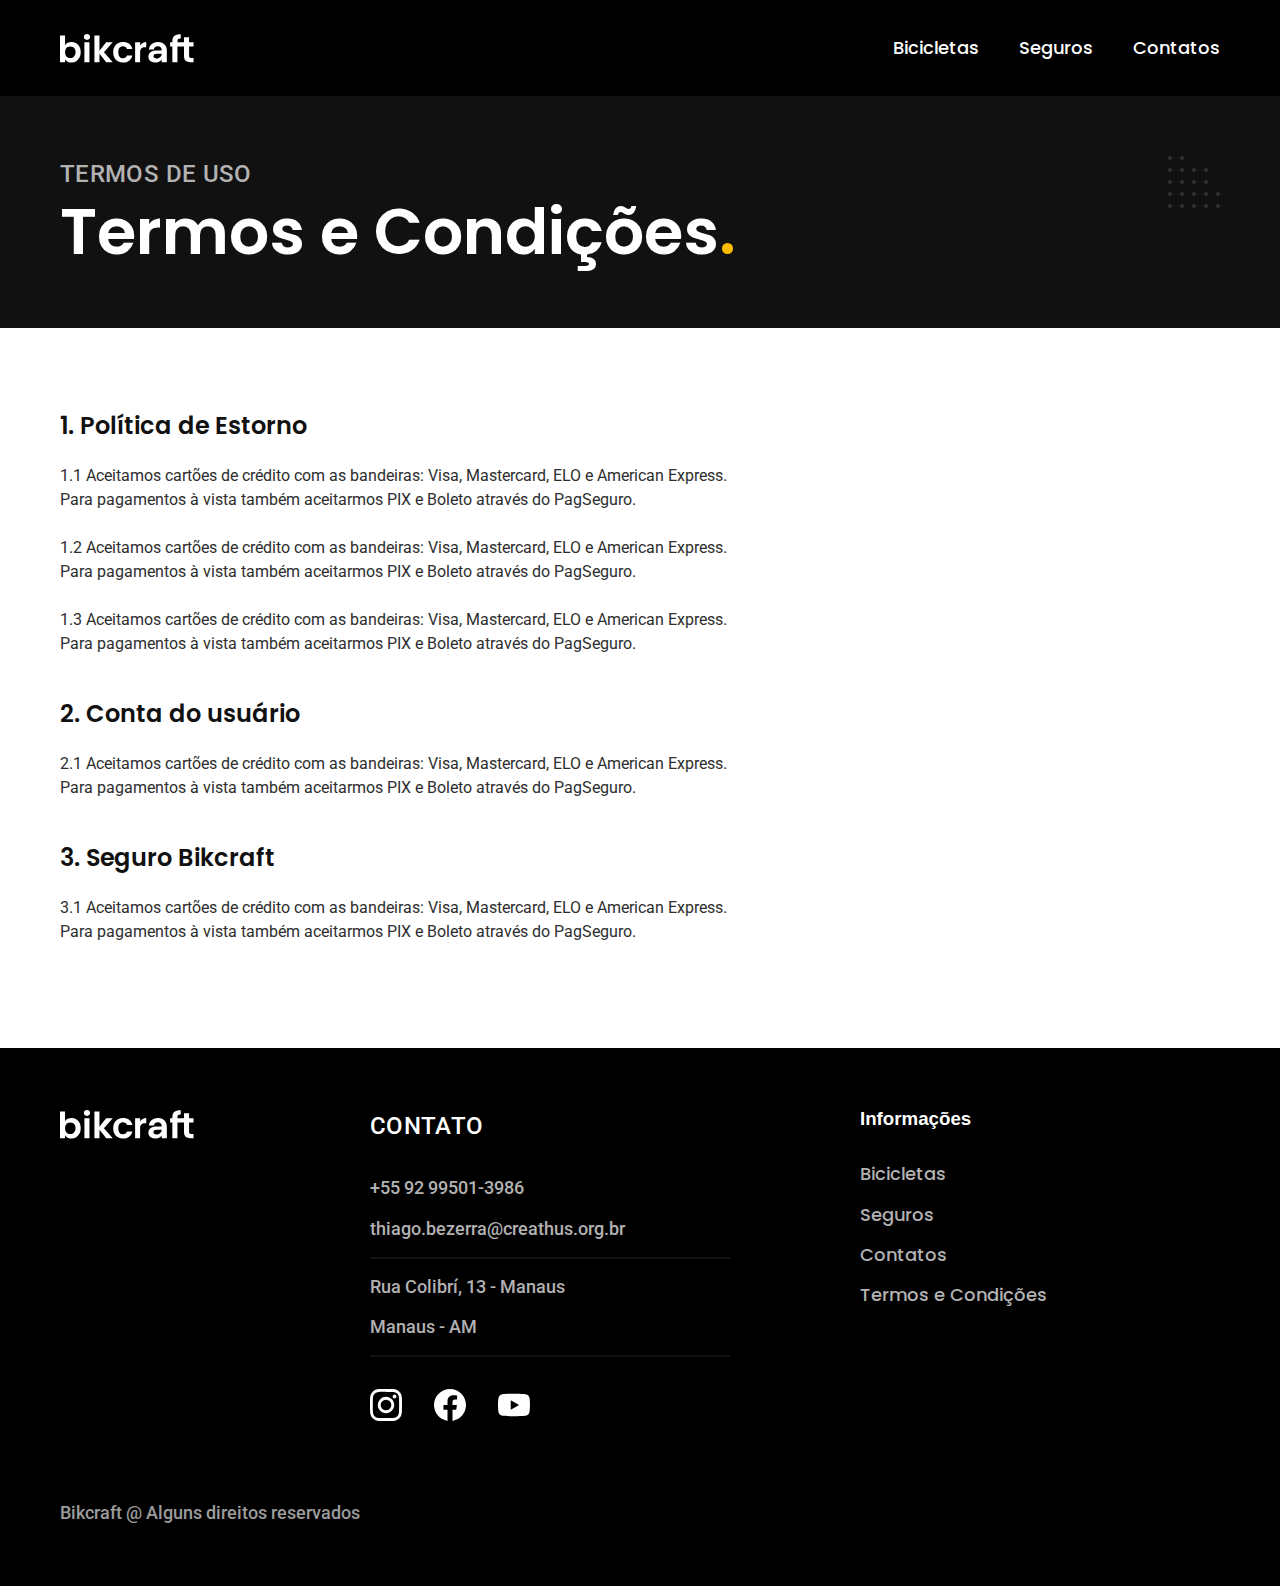
<file: termos.html>
<!DOCTYPE html>
<html lang="pt-br">

<head>
  <meta charset="UTF-8">
  <meta name="viewport" content="width=device-width, initial-scale=1.0">
  <title>Termos e Condições | Bikcraft</title>
  <meta name="description" content="Termos e Condições.">

  <link rel="icon" href="./favicon.svg" type="image/sgv+xml">
  <link rel="preload" href="./css/style.min.css" as="style">
  <link rel="stylesheet" href="./css/style.min.css">

  <link rel="preconnect" href="https://fonts.googleapis.com">
  <link rel="preconnect" href="https://fonts.gstatic.com" crossorigin>
  <link href="https://fonts.googleapis.com/css2?family=Merriweather:ital,wght@1,900&family=Poppins:wght@400;600&family=Roboto:wght@400;500&display=swap" rel="stylesheet">


  <script>document.documentElement.classList.add('js')</script>
</head>

<body id="termos">
  <header class="header-bg">
    <div class="header container">
      <a href="./"><img src="./img/bikcraft.svg" alt="bikcraft"></a>
      <nav aria-label="primaria">
        <ul class="header-menu font-1-m cor-0">
          <li><a href="./bicicletas.html">Bicicletas</a></li>
          <li><a href="./seguros.html">Seguros</a></li>
          <li><a href="./contato.html">Contatos</a></li>
        </ul>
      </nav>
    </div>
  </header>

  <main>
    <div class="titulo-bg">
      <div class="titulo container">
        <p class="font-2-l-b cor-5">Termos de uso</p>
        <h1 class="font-1-xxl cor-0">Termos e Condições<span class="cor-p1">.</span></h1>
      </div>
    </div>

    <div class="termos font-2-s cor-10 container">
      <h2 class="font-1-l cor-11">1. Política de Estorno</h2>
      <p>1.1 Aceitamos cartões de crédito com as bandeiras: Visa, Mastercard, ELO e American Express. Para pagamentos à vista também aceitarmos PIX e Boleto através do PagSeguro.</p>
      <p>1.2 Aceitamos cartões de crédito com as bandeiras: Visa, Mastercard, ELO e American Express. Para pagamentos à vista também aceitarmos PIX e Boleto através do PagSeguro.</p>
      <p>1.3 Aceitamos cartões de crédito com as bandeiras: Visa, Mastercard, ELO e American Express. Para pagamentos à vista também aceitarmos PIX e Boleto através do PagSeguro.</p>
      <h2 class="font-1-l cor-11">2. Conta do usuário</h2>
      <p>2.1 Aceitamos cartões de crédito com as bandeiras: Visa, Mastercard, ELO e American Express. Para pagamentos à vista também aceitarmos PIX e Boleto através do PagSeguro.</p>
      <h2 class="font-1-l cor-11">3. Seguro Bikcraft</h2>
      <p>3.1 Aceitamos cartões de crédito com as bandeiras: Visa, Mastercard, ELO e American Express. Para pagamentos à vista também aceitarmos PIX e Boleto através do PagSeguro.</p>
    </div>
  </main>

  <footer class="footer-bg">
    <div class="footer container">
      <img src="./img/bikcraft.svg" alt="Bikcraft">
      <div class="footer-contato">
        <h3 class="font-2-l-b cor-0">Contato</h3>
        <ul class="cor-5 font-2-m">
          <li><a href="tel:+5592995013986">+55 92 99501-3986</a></li>
          <li><a href="mailto:thiago.bezerra@creathus.org.br">thiago.bezerra@creathus.org.br</a></li>
          <li>Rua Colibrí, 13 - Manaus</li>
          <li>Manaus - AM</li>
        </ul>
        <div class="footer-redes">
          <a href="./">
            <img src="./img/redes/instagram.svg" alt="Instagram">
          </a>
          <a href="./">
            <img src="./img/redes/facebook.svg" alt="Facebook">
          </a>
          <a href="./">
            <img src="./img/redes/youtube.svg" alt="youtube.svg">
          </a>
        </div>
      </div>
      <div class="footer-informacoes">
        <h3 class="font-2-1-b cor-0">Informações</h3>
        <nav>
          <ul class="font-1-m cor-5">
            <li><a href="./bicicletas.html">Bicicletas</a></li>
            <li><a href="./seguros.html">Seguros</a></li>
            <li><a href="./contatos.html">Contatos</a></li>
            <li><a href="./termos.html">Termos e Condições</a></li>
          </ul>
        </nav>
      </div>
      <p class="footer-copy font-2-m cor-6">Bikcraft @ Alguns direitos reservados</p>
    </div>

  </footer>

  <script src="./js/script.js"></script>
</body>

</html>
</file>
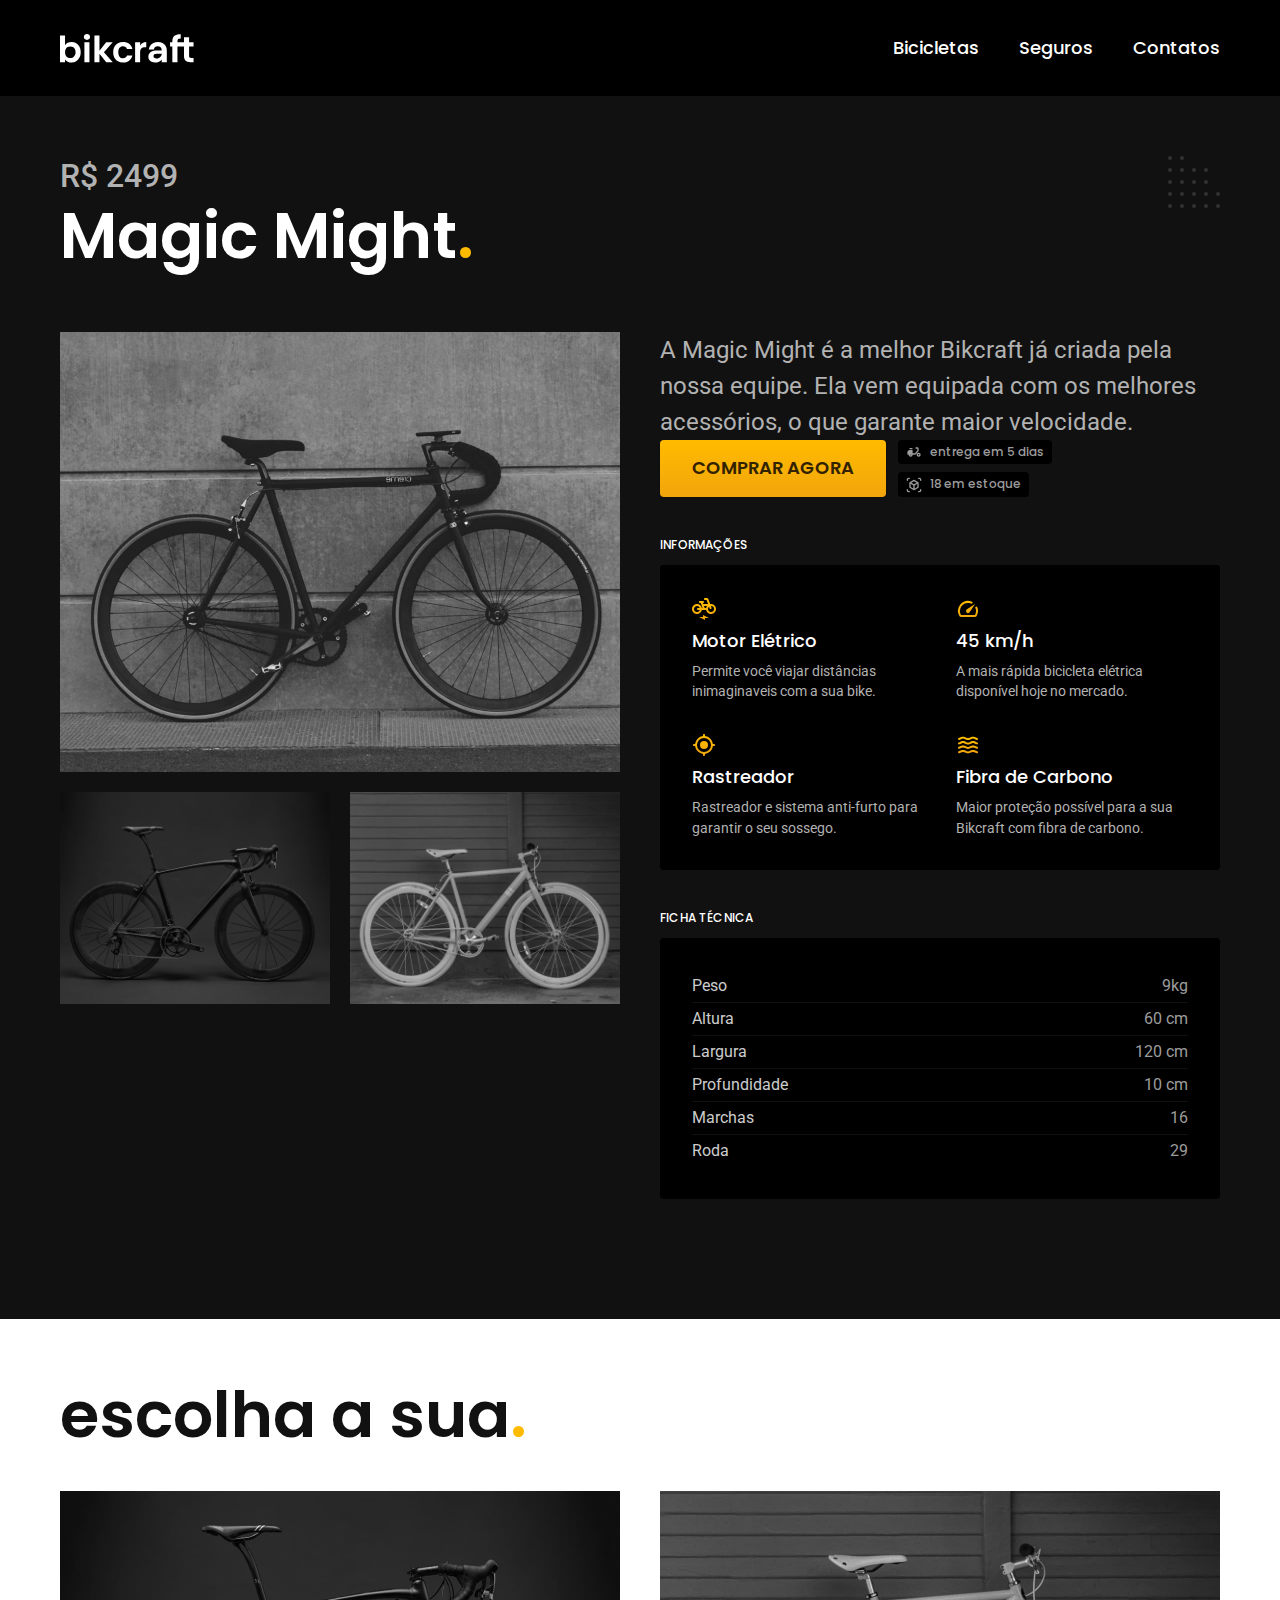
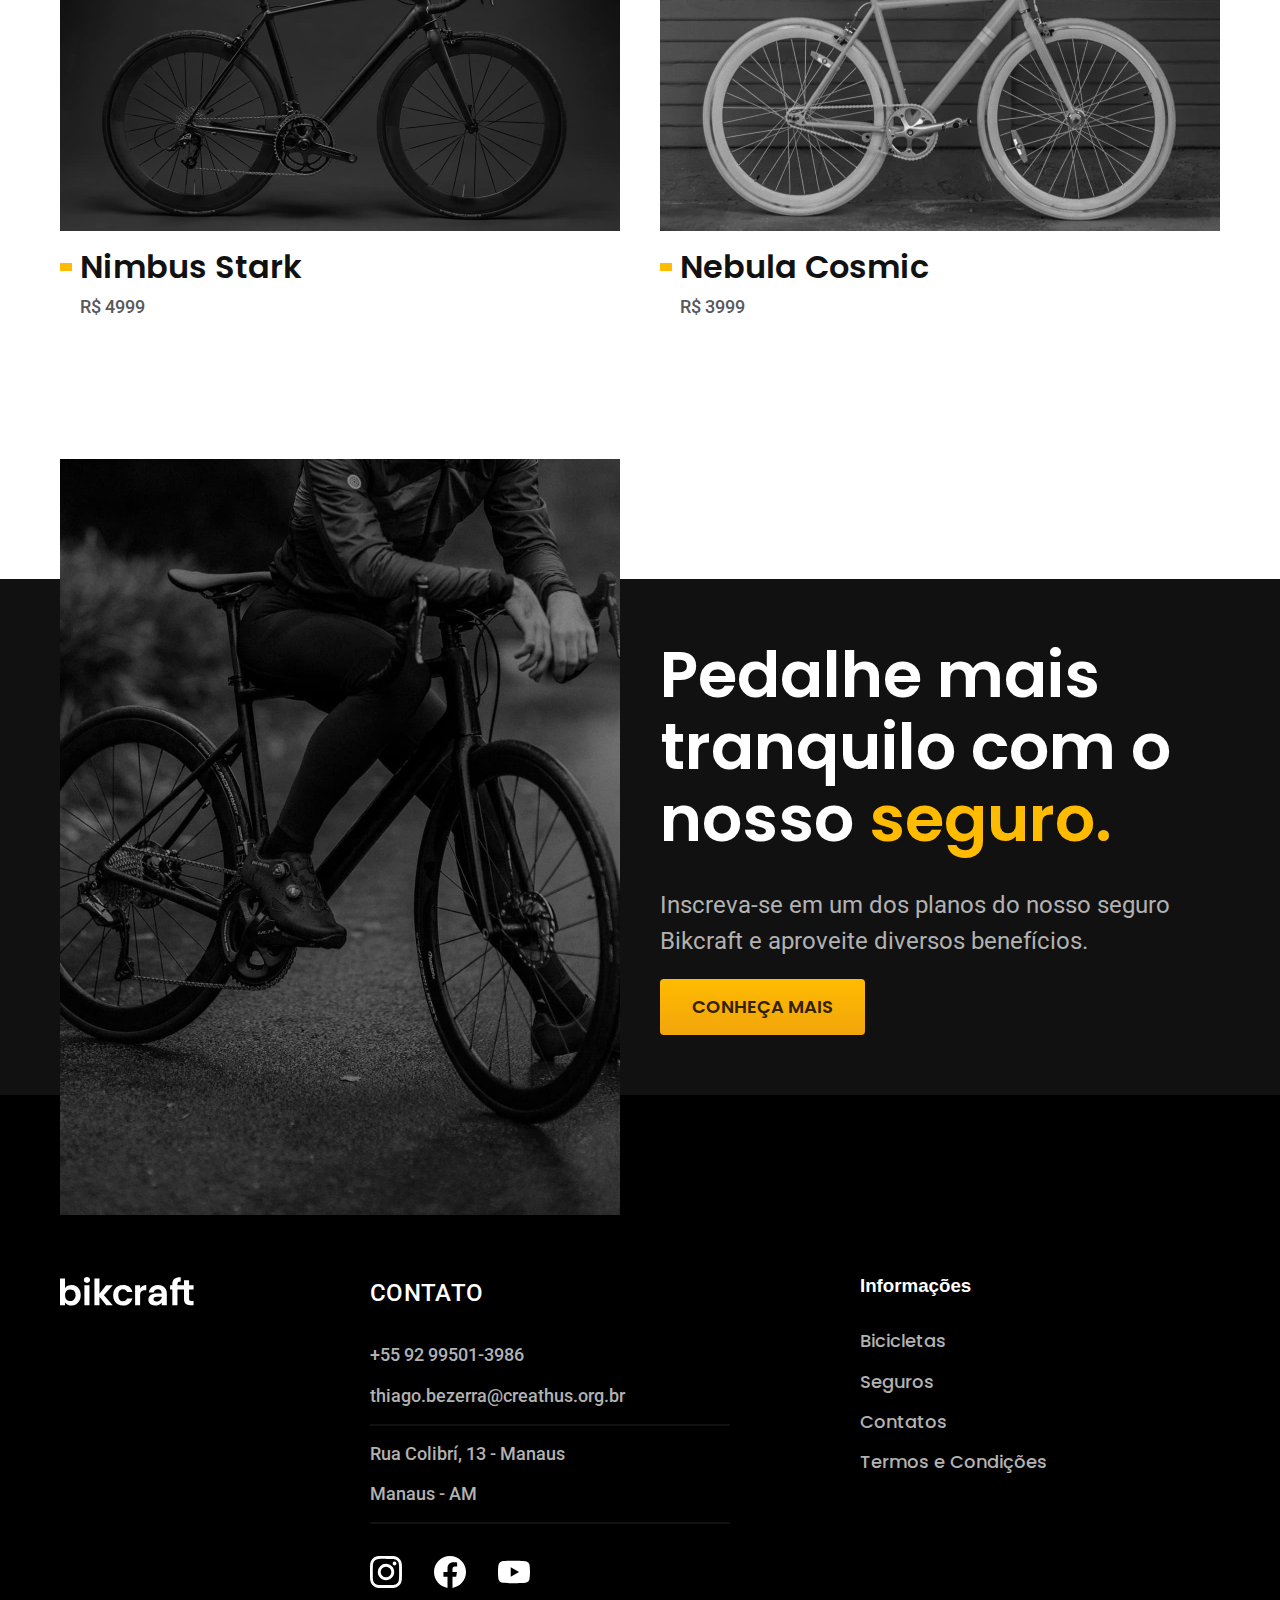
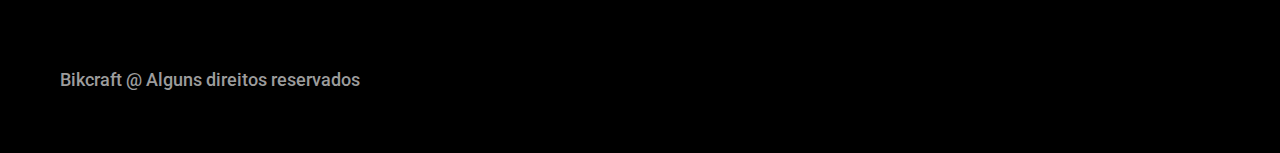
<file: bicicletas/magic.html>
<!DOCTYPE html>
<html lang="pt-br">

<head>
  <meta charset="UTF-8">
  <meta name="viewport" content="width=device-width, initial-scale=1.0">
  <title>Magic | Bikcraft</title>
  <meta name="description" content="Magic.">

  <link rel="icon" href="../favicon.svg" type="image/sgv+xml">
  <link rel="stylesheet" href="../css/style.min.css">

  <link rel="preconnect" href="https://fonts.googleapis.com">
  <link rel="preconnect" href="https://fonts.gstatic.com" crossorigin>
  <link href="https://fonts.googleapis.com/css2?family=Merriweather:ital,wght@1,900&family=Poppins:wght@400;600&family=Roboto:wght@400;500&display=swap" rel="stylesheet">


  <script>document.documentElement.classList.add('js')</script>
</head>

<body id="bicicleta">
  <header class="header-bg">
    <div class="header container">
      <a href="../"><img src="../img/bikcraft.svg" alt="bikcraft"></a>
      <nav aria-label="primaria">
        <ul class="header-menu font-1-m cor-0">
          <li><a href="../bicicletas.html">Bicicletas</a></li>
          <li><a href="../seguros.html">Seguros</a></li>
          <li><a href="../contato.html">Contatos</a></li>
        </ul>
      </nav>
    </div>
  </header>

  <main class="titulo-bg">
    <div>
      <div class="titulo container">
        <p class="font-2-xl cor-5">R$ 2499</p>
        <h1 class="font-1-xxl cor-0">Magic Might<span class="cor-p1">.</span></h1>
      </div>
    </div>
    <div class="bicicleta container">
      <div class="bicicleta-imagens">
        <img src="../img/bicicleta/nimbus2.jpg" alt="bicicleta 1">
        <img src="../img/bicicleta/nimbus1.jpg" alt="bicicleta 2">
        <img src="../img/bicicleta/nimbus3.jpg" alt="bicicleta 3">
      </div>
      <div class="bicicleta-conteudo">
        <p class="font-2-l cor-5">A Magic Might é a melhor Bikcraft já criada pela nossa equipe. Ela vem equipada com os melhores acessórios, o que garante maior velocidade.</p>
        <div class="bicicleta-comprar">
          <a class="botao" href="../orcamento.html?tipo=bikcraft&produto=magic">Comprar Agora</a>
          <span class="font-1-xs cor-6"><img src="../img/icones/entrega.svg" alt=""> entrega em 5 dias</span>
          <span class="font-1-xs cor-6"><img src="../img/icones/estoque.svg" alt="">18 em estoque</span>
        </div>

        <h2 class="font-1-xs cor-0">Informações</h2>
        <ul class="bicicleta-informacoes">
          <li>
            <img src="../img/icones/eletrica.svg" alt="">
            <h3 class="font-1-m cor-0">Motor Elétrico</h3>
            <p class="font-2-xs cor-5">Permite você viajar distâncias inimaginaveis com a sua bike.</p>
          </li>
          <li>
            <img src="../img/icones/velocidade.svg" alt="">
            <h3 class="font-1-m cor-0">45 km/h</h3>
            <p class="font-2-xs cor-5">A mais rápida bicicleta elétrica disponível hoje no mercado.</p>
          </li>
          <li>
            <img src="../img/icones/rastreador.svg" alt="">
            <h3 class="font-1-m cor-0">Rastreador</h3>
            <p class="font-2-xs cor-5">Rastreador e sistema anti-furto para garantir o seu sossego.</p>
          </li>
          <li>
            <img src="../img/icones/carbono.svg" alt="">
            <h3 class="font-1-m cor-0">Fibra de Carbono</h3>
            <p class="font-2-xs cor-5">Maior proteção possível para a sua Bikcraft com fibra de carbono.</p>
          </li>
        </ul>
        <h2 class="font-1-xs cor-0">Ficha Técnica</h2>
        <ul class="bicicleta-ficha font-2-s cor-4">
          <li>Peso<span>9kg</span></li>
          <li>Altura<span>60 cm</span></li>
          <li>Largura<span>120 cm</span></li>
          <li>Profundidade<span>10 cm</span></li>
          <li>Marchas<span>16</span></li>
          <li>Roda<span>29</span></li>
        </ul>
      </div>
    </div>
  </main>

  <article class="bicicletas-lista container">
    <h2 class="font-1-xxl">escolha a sua<span class="cor-p1">.</span></h2>

    <ul>
      <li>
        <a href="./nimbus.html">
          <img src="../img/bicicletas/nimbus.jpg" alt="Bicicleta preta">
          <h3 class="font-1-xl">Nimbus Stark</h3>
          <span class="font-2-m cor-8">R$ 4999</span>
        </a>
      </li>
      <li>
        <a href="./nebula.html">
          <img src="../img/bicicletas/nebula.jpg" alt="Bicicleta preta">
          <h3 class="font-1-xl">Nebula Cosmic</h3>
          <span class="font-2-m cor-8">R$ 3999</span>
        </a>
      </li>
    </ul>
  </article>

  <article class="seguro-bg">
    <div class="seguro container">
      <div class="seguro-imagem">
        <img src="../img/fotos/seguros.jpg" alt="Pessoa parada em cima de uma bicicleta">
      </div>
      <div class="seguro-conteudo">
        <h2 class="font-1-xxl cor-0">Pedalhe mais tranquilo com o nosso <span class="cor-p1">seguro.</span></h2>
        <p class="font-2-l cor-5">Inscreva-se em um dos planos do nosso seguro Bikcraft e aproveite diversos benefícios.</p>
        <a class="botao" href="../seguros.html">Conheça Mais</a>
      </div>
    </div>
  </article>

  <footer class="footer-bg">
    <div class="footer container">
      <img src="../img/bikcraft.svg" alt="Bikcraft">
      <div class="footer-contato">
        <h3 class="font-2-l-b cor-0">Contato</h3>
        <ul class="cor-5 font-2-m">
          <li><a href="tel:+5592995013986">+55 92 99501-3986</a></li>
          <li><a href="mailto:thiago.bezerra@creathus.org.br">thiago.bezerra@creathus.org.br</a></li>
          <li>Rua Colibrí, 13 - Manaus</li>
          <li>Manaus - AM</li>
        </ul>
        <div class="footer-redes">
          <a href="../">
            <img src="../img/redes/instagram.svg" alt="Instagram">
          </a>
          <a href="../">
            <img src="../img/redes/facebook.svg" alt="Facebook">
          </a>
          <a href="../">
            <img src="../img/redes/youtube.svg" alt="youtube.svg">
          </a>
        </div>
      </div>
      <div class="footer-informacoes">
        <h3 class="font-2-1-b cor-0">Informações</h3>
        <nav>
          <ul class="font-1-m cor-5">
            <li><a href="../bicicletas.html">Bicicletas</a></li>
            <li><a href="../seguros.html">Seguros</a></li>
            <li><a href="../contato.html">Contatos</a></li>
            <li><a href="../termos.html">Termos e Condições</a></li>
          </ul>
        </nav>
      </div>
      <p class="footer-copy font-2-m cor-6">Bikcraft @ Alguns direitos reservados</p>
    </div>

  </footer>

  <script src="../js/script.js"></script>
</body>

</html>
</file>
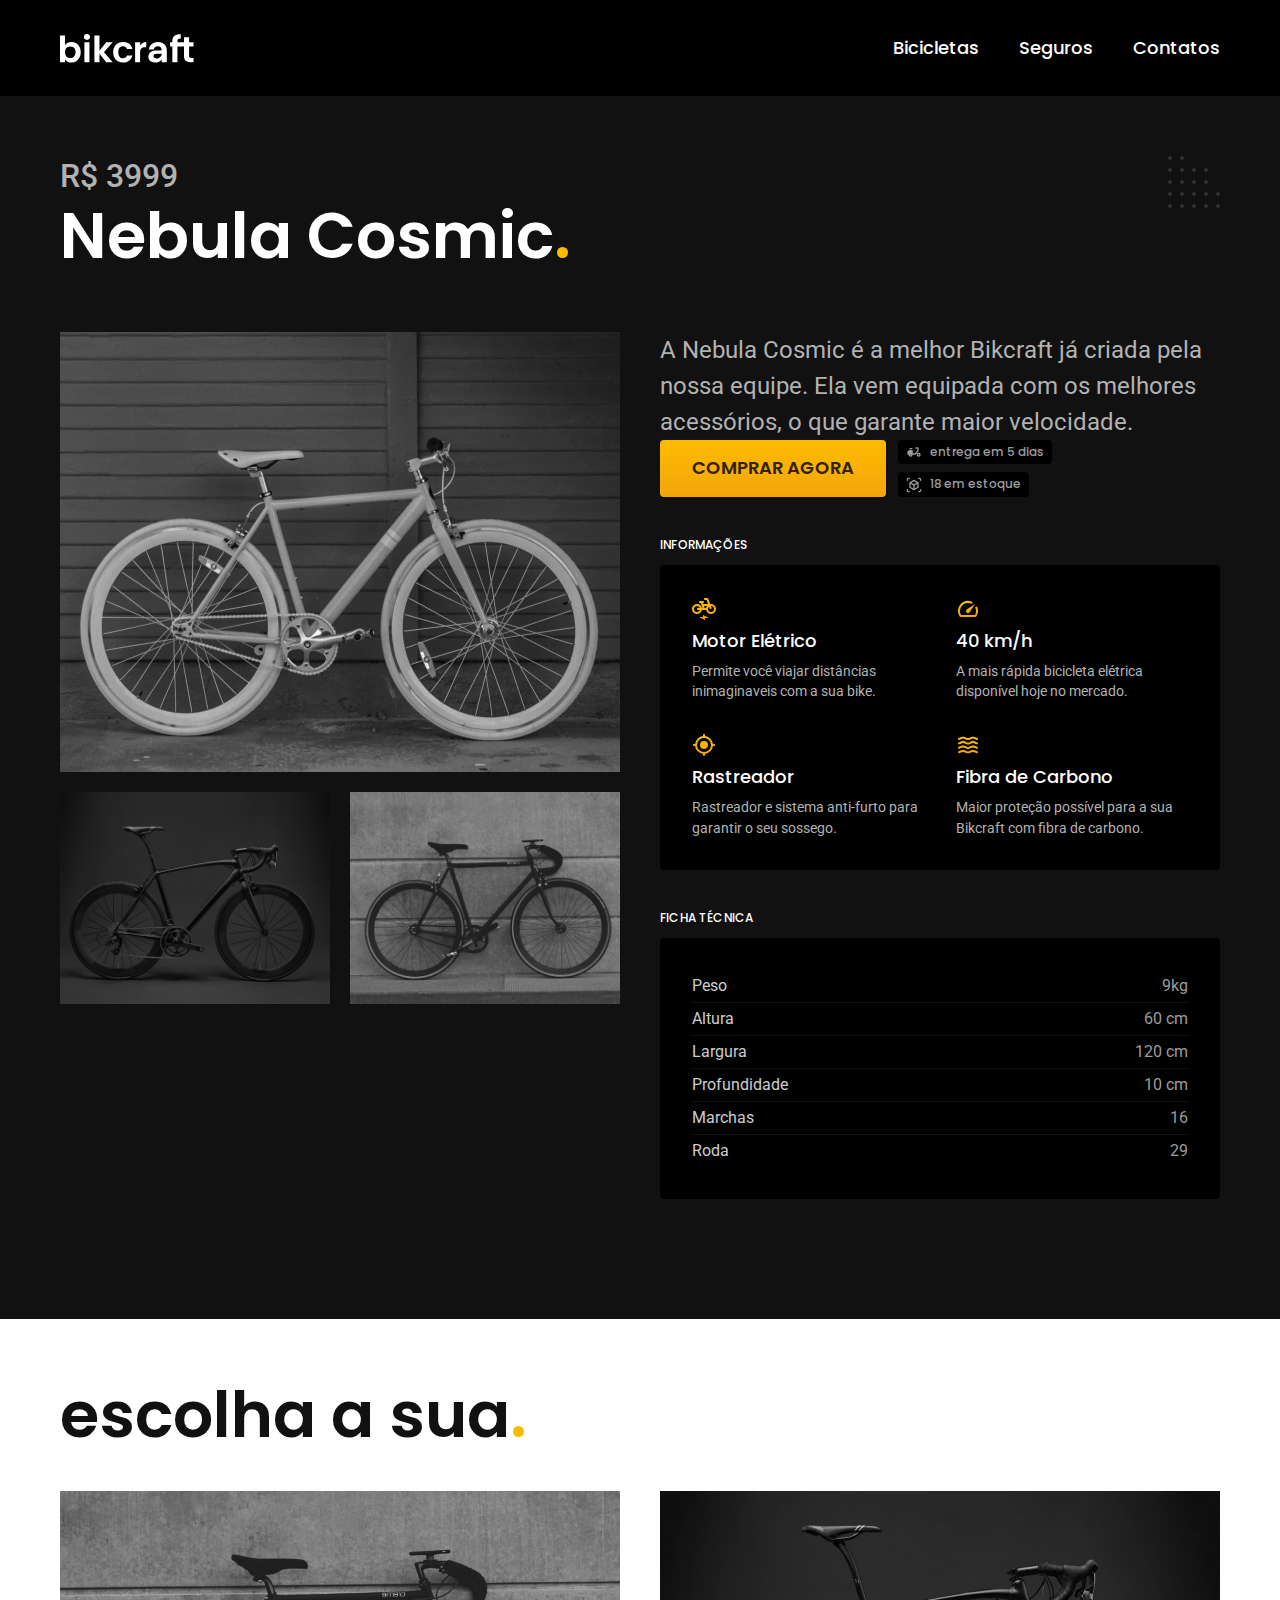
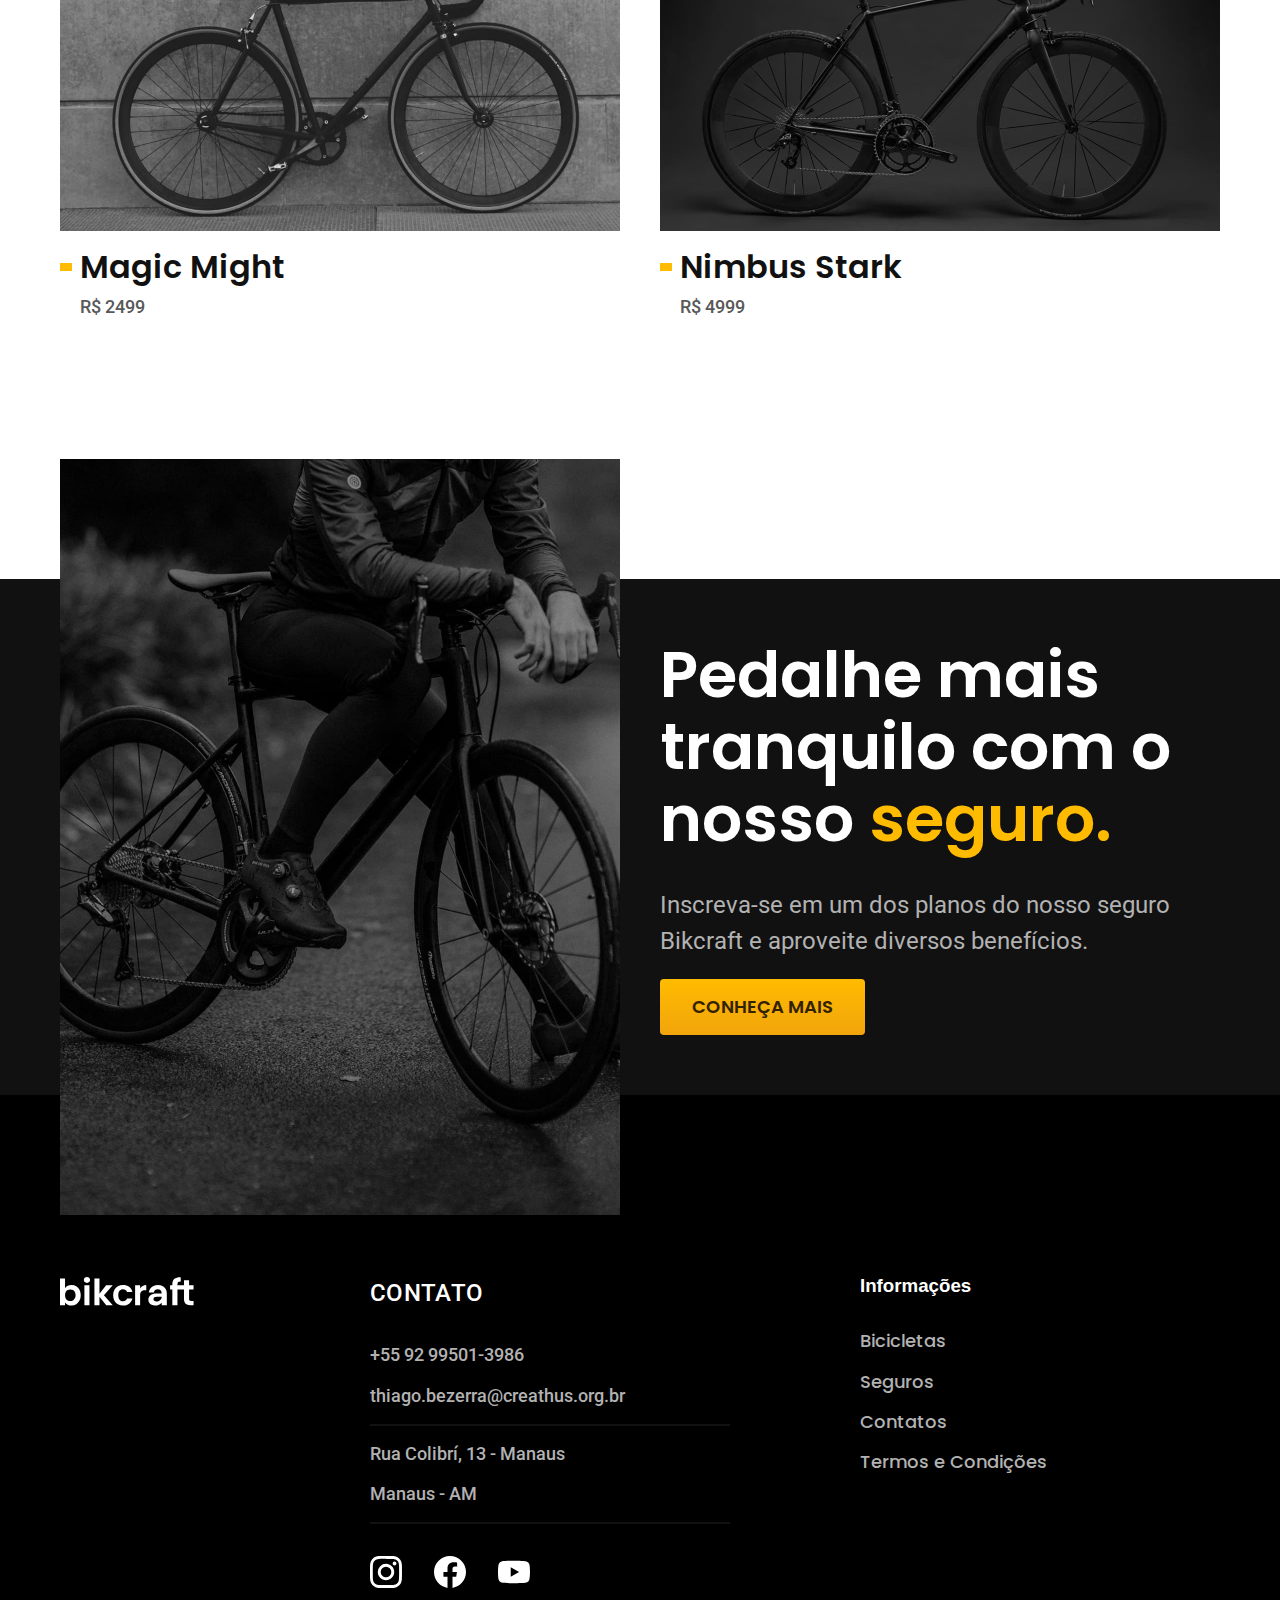
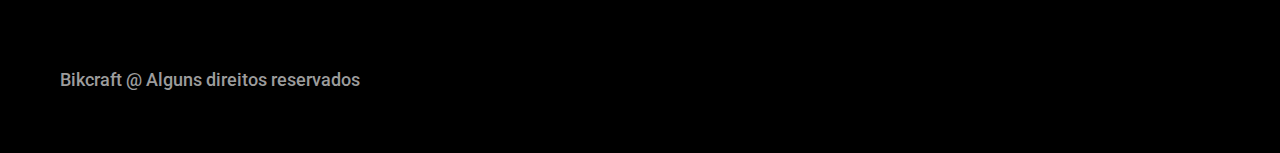
<file: bicicletas/nebula.html>
<!DOCTYPE html>
<html lang="pt-br">

<head>
  <meta charset="UTF-8">
  <meta name="viewport" content="width=device-width, initial-scale=1.0">
  <title>Nebula | Bikcraft</title>
  <meta name="description" content="Nebula.">

  <link rel="icon" href="../favicon.svg" type="image/sgv+xml">
  <link rel="stylesheet" href="../css/style.min.css">

  <link rel="preconnect" href="https://fonts.googleapis.com">
  <link rel="preconnect" href="https://fonts.gstatic.com" crossorigin>
  <link href="https://fonts.googleapis.com/css2?family=Merriweather:ital,wght@1,900&family=Poppins:wght@400;600&family=Roboto:wght@400;500&display=swap" rel="stylesheet">


  <script>document.documentElement.classList.add('js')</script>
</head>

<body id="bicicleta">
  <header class="header-bg">
    <div class="header container">
      <a href="../"><img src="../img/bikcraft.svg" alt="bikcraft"></a>
      <nav aria-label="primaria">
        <ul class="header-menu font-1-m cor-0">
          <li><a href="../bicicletas.html">Bicicletas</a></li>
          <li><a href="../seguros.html">Seguros</a></li>
          <li><a href="../contato.html">Contatos</a></li>
        </ul>
      </nav>
    </div>
  </header>

  <main class="titulo-bg">
    <div>
      <div class="titulo container">
        <p class="font-2-xl cor-5">R$ 3999</p>
        <h1 class="font-1-xxl cor-0">Nebula Cosmic<span class="cor-p1">.</span></h1>
      </div>
    </div>
    <div class="bicicleta container">
      <div class="bicicleta-imagens">
        <img src="../img/bicicleta/nimbus3.jpg" alt="bicicleta 1">
        <img src="../img/bicicleta/nimbus1.jpg" alt="bicicleta 2">
        <img src="../img/bicicleta/nimbus2.jpg" alt="bicicleta 3">
      </div>
      <div class="bicicleta-conteudo">
        <p class="font-2-l cor-5">A Nebula Cosmic é a melhor Bikcraft já criada pela nossa equipe. Ela vem equipada com os melhores acessórios, o que garante maior velocidade.</p>
        <div class="bicicleta-comprar">
          <a class="botao" href="../orcamento.html?tipo=bikcraft&produto=nebula">Comprar Agora</a>
          <span class="font-1-xs cor-6"><img src="../img/icones/entrega.svg" alt=""> entrega em 5 dias</span>
          <span class="font-1-xs cor-6"><img src="../img/icones/estoque.svg" alt="">18 em estoque</span>
        </div>

        <h2 class="font-1-xs cor-0">Informações</h2>
        <ul class="bicicleta-informacoes">
          <li>
            <img src="../img/icones/eletrica.svg" alt="">
            <h3 class="font-1-m cor-0">Motor Elétrico</h3>
            <p class="font-2-xs cor-5">Permite você viajar distâncias inimaginaveis com a sua bike.</p>
          </li>
          <li>
            <img src="../img/icones/velocidade.svg" alt="">
            <h3 class="font-1-m cor-0">40 km/h</h3>
            <p class="font-2-xs cor-5">A mais rápida bicicleta elétrica disponível hoje no mercado.</p>
          </li>
          <li>
            <img src="../img/icones/rastreador.svg" alt="">
            <h3 class="font-1-m cor-0">Rastreador</h3>
            <p class="font-2-xs cor-5">Rastreador e sistema anti-furto para garantir o seu sossego.</p>
          </li>
          <li>
            <img src="../img/icones/carbono.svg" alt="">
            <h3 class="font-1-m cor-0">Fibra de Carbono</h3>
            <p class="font-2-xs cor-5">Maior proteção possível para a sua Bikcraft com fibra de carbono.</p>
          </li>
        </ul>
        <h2 class="font-1-xs cor-0">Ficha Técnica</h2>
        <ul class="bicicleta-ficha font-2-s cor-4">
          <li>Peso<span>9kg</span></li>
          <li>Altura<span>60 cm</span></li>
          <li>Largura<span>120 cm</span></li>
          <li>Profundidade<span>10 cm</span></li>
          <li>Marchas<span>16</span></li>
          <li>Roda<span>29</span></li>
        </ul>
      </div>
    </div>
  </main>

  <article class="bicicletas-lista container">
    <h2 class="font-1-xxl">escolha a sua<span class="cor-p1">.</span></h2>

    <ul>
      <li>
        <a href="./magic.html">
          <img src="../img/bicicletas/magic.jpg" alt="Bicicleta preta">
          <h3 class="font-1-xl">Magic Might</h3>
          <span class="font-2-m cor-8">R$ 2499</span>
        </a>
      </li>
      <li>
        <a href="./nimbus.html">
          <img src="../img/bicicletas/nimbus.jpg" alt="Bicicleta preta">
          <h3 class="font-1-xl">Nimbus Stark</h3>
          <span class="font-2-m cor-8">R$ 4999</span>
        </a>
      </li>
    </ul>
  </article>

  <article class="seguro-bg">
    <div class="seguro container">
      <div class="seguro-imagem">
        <img src="../img/fotos/seguros.jpg" alt="Pessoa parada em cima de uma bicicleta">
      </div>
      <div class="seguro-conteudo">
        <h2 class="font-1-xxl cor-0">Pedalhe mais tranquilo com o nosso <span class="cor-p1">seguro.</span></h2>
        <p class="font-2-l cor-5">Inscreva-se em um dos planos do nosso seguro Bikcraft e aproveite diversos benefícios.</p>
        <a class="botao" href="../seguros.html">Conheça Mais</a>
      </div>
    </div>
  </article>

  <footer class="footer-bg">
    <div class="footer container">
      <img src="../img/bikcraft.svg" alt="Bikcraft">
      <div class="footer-contato">
        <h3 class="font-2-l-b cor-0">Contato</h3>
        <ul class="cor-5 font-2-m">
          <li><a href="tel:+5592995013986">+55 92 99501-3986</a></li>
          <li><a href="mailto:thiago.bezerra@creathus.org.br">thiago.bezerra@creathus.org.br</a></li>
          <li>Rua Colibrí, 13 - Manaus</li>
          <li>Manaus - AM</li>
        </ul>
        <div class="footer-redes">
          <a href="../">
            <img src="../img/redes/instagram.svg" alt="Instagram">
          </a>
          <a href="../">
            <img src="../img/redes/facebook.svg" alt="Facebook">
          </a>
          <a href="../">
            <img src="../img/redes/youtube.svg" alt="youtube.svg">
          </a>
        </div>
      </div>
      <div class="footer-informacoes">
        <h3 class="font-2-1-b cor-0">Informações</h3>
        <nav>
          <ul class="font-1-m cor-5">
            <li><a href="../bicicletas.html">Bicicletas</a></li>
            <li><a href="../seguros.html">Seguros</a></li>
            <li><a href="../contato.html">Contatos</a></li>
            <li><a href="../termos.html">Termos e Condições</a></li>
          </ul>
        </nav>
      </div>
      <p class="footer-copy font-2-m cor-6">Bikcraft @ Alguns direitos reservados</p>
    </div>

  </footer>

  <script src="../js/script.js"></script>
</body>

</html>
</file>
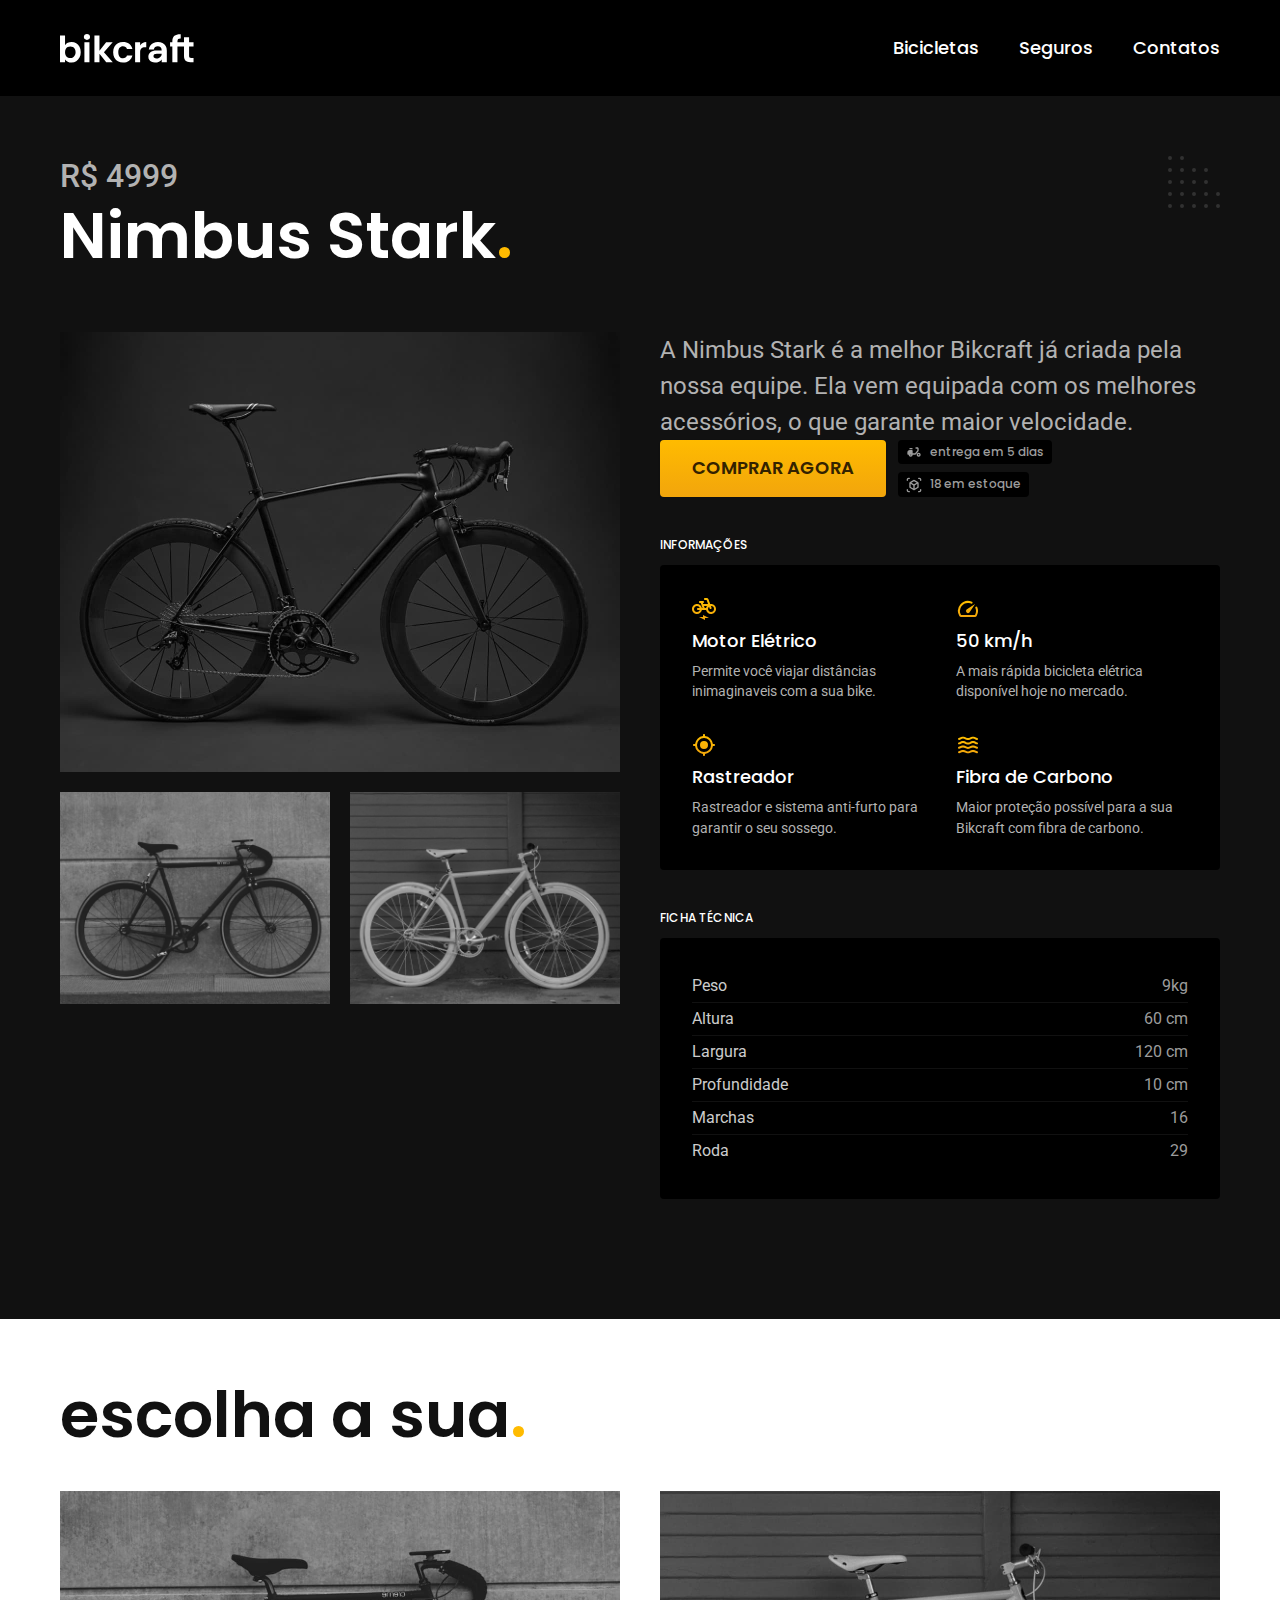
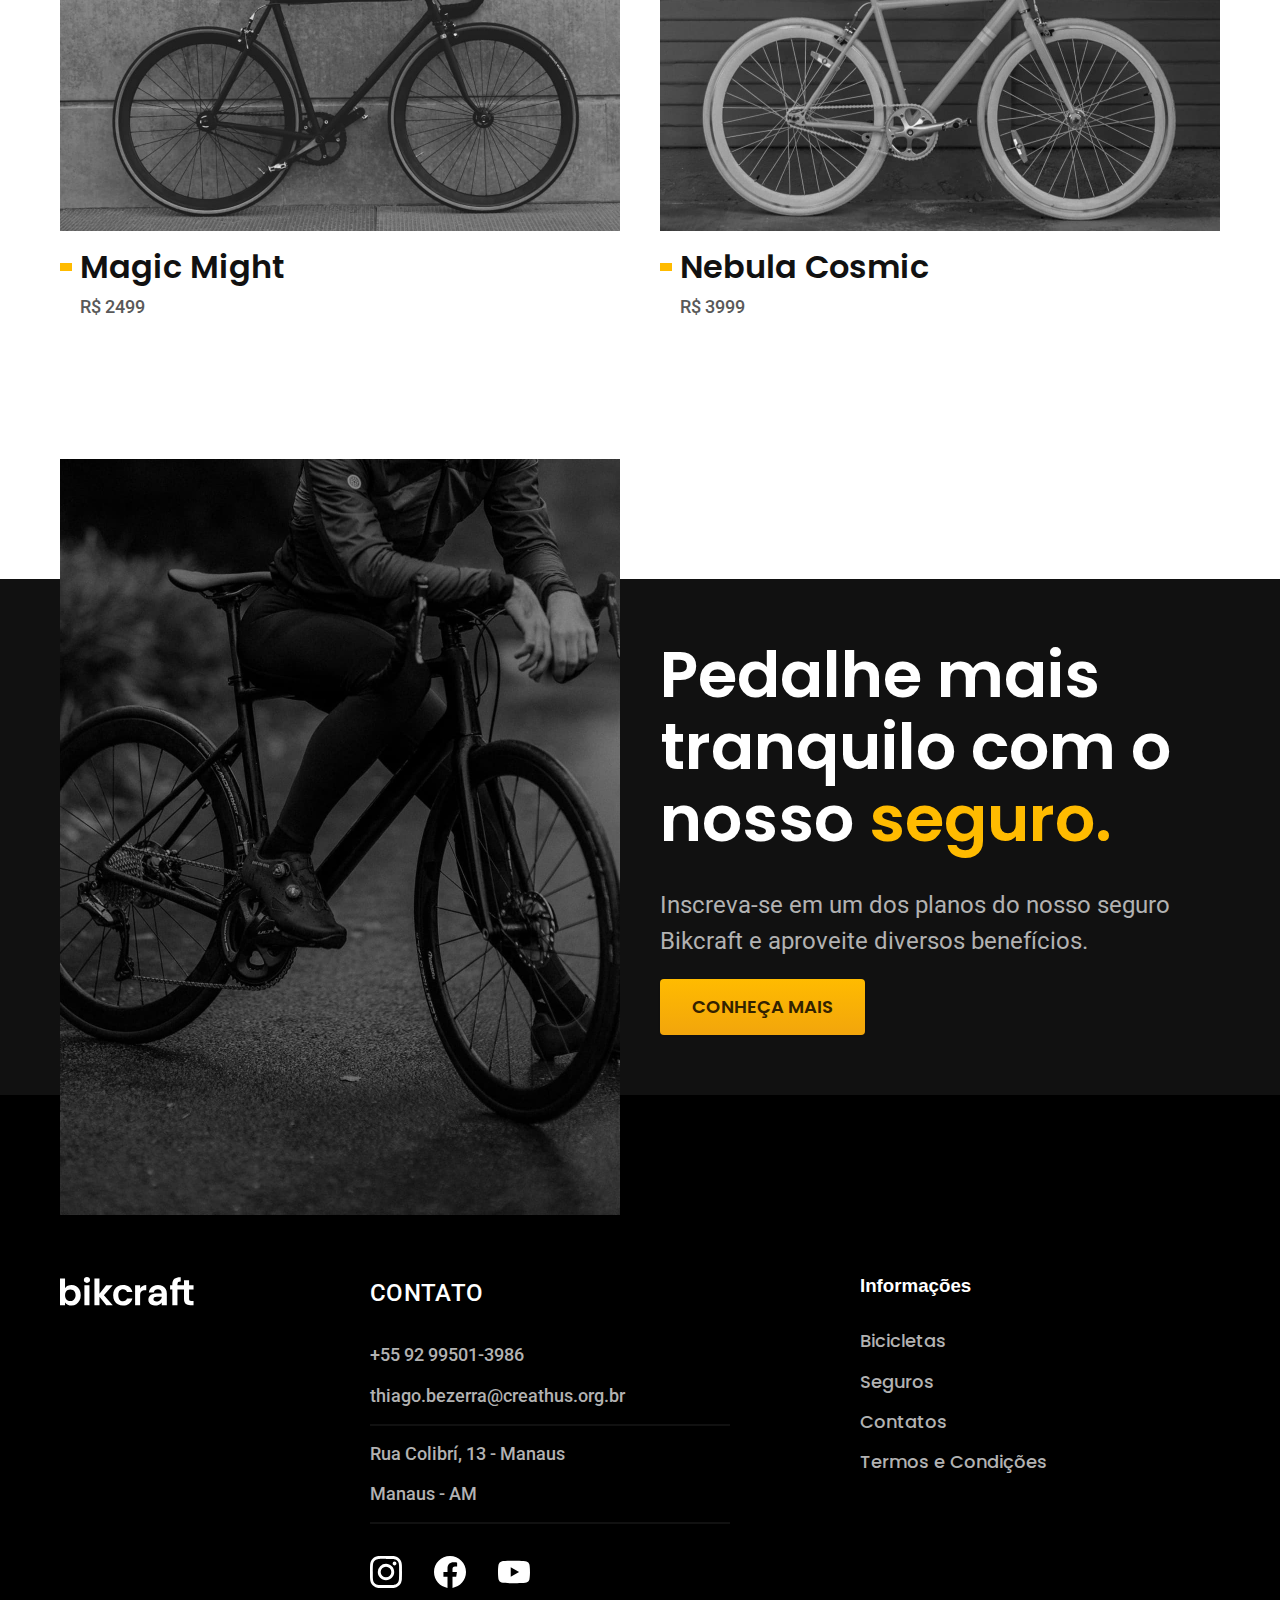
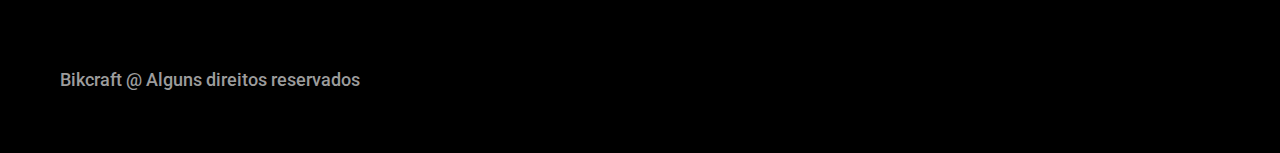
<file: bicicletas/nimbus.html>
<!DOCTYPE html>
<html lang="pt-br">

<head>
  <meta charset="UTF-8">
  <meta name="viewport" content="width=device-width, initial-scale=1.0">
  <title>Nimbus | Bikcraft</title>
  <meta name="description" content="Nimbus.">

  <link rel="icon" href="../favicon.svg" type="image/sgv+xml">
  <link rel="stylesheet" href="../css/style.min.css">

  <link rel="preconnect" href="https://fonts.googleapis.com">
  <link rel="preconnect" href="https://fonts.gstatic.com" crossorigin>
  <link href="https://fonts.googleapis.com/css2?family=Merriweather:ital,wght@1,900&family=Poppins:wght@400;600&family=Roboto:wght@400;500&display=swap" rel="stylesheet">


  <script>document.documentElement.classList.add('js')</script>
</head>

<body id="bicicleta">
  <header class="header-bg">
    <div class="header container">
      <a href="../"><img src="../img/bikcraft.svg" alt="bikcraft"></a>
      <nav aria-label="primaria">
        <ul class="header-menu font-1-m cor-0">
          <li><a href="../bicicletas.html">Bicicletas</a></li>
          <li><a href="../seguros.html">Seguros</a></li>
          <li><a href="../contato.html">Contatos</a></li>
        </ul>
      </nav>
    </div>
  </header>

  <main class="titulo-bg">
    <div>
      <div class="titulo container">
        <p class="font-2-xl cor-5">R$ 4999</p>
        <h1 class="font-1-xxl cor-0">Nimbus Stark<span class="cor-p1">.</span></h1>
      </div>
    </div>
    <div class="bicicleta container">
      <div class="bicicleta-imagens">
        <img src="../img/bicicleta/nimbus1.jpg" alt="bicicleta 1">
        <img src="../img/bicicleta/nimbus2.jpg" alt="bicicleta 2">
        <img src="../img/bicicleta/nimbus3.jpg" alt="bicicleta 3">
      </div>
      <div class="bicicleta-conteudo">
        <p class="font-2-l cor-5">A Nimbus Stark é a melhor Bikcraft já criada pela nossa equipe. Ela vem equipada com os melhores acessórios, o que garante maior velocidade.</p>
        <div class="bicicleta-comprar">
          <a class="botao" href="../orcamento.html?tipo=bikcraft&produto=nimbus">Comprar Agora</a>
          <span class="font-1-xs cor-6"><img src="../img/icones/entrega.svg" alt=""> entrega em 5 dias</span>
          <span class="font-1-xs cor-6"><img src="../img/icones/estoque.svg" alt="">18 em estoque</span>
        </div>

        <h2 class="font-1-xs cor-0">Informações</h2>
        <ul class="bicicleta-informacoes">
          <li>
            <img src="../img/icones/eletrica.svg" alt="">
            <h3 class="font-1-m cor-0">Motor Elétrico</h3>
            <p class="font-2-xs cor-5">Permite você viajar distâncias inimaginaveis com a sua bike.</p>
          </li>
          <li>
            <img src="../img/icones/velocidade.svg" alt="">
            <h3 class="font-1-m cor-0">50 km/h</h3>
            <p class="font-2-xs cor-5">A mais rápida bicicleta elétrica disponível hoje no mercado.</p>
          </li>
          <li>
            <img src="../img/icones/rastreador.svg" alt="">
            <h3 class="font-1-m cor-0">Rastreador</h3>
            <p class="font-2-xs cor-5">Rastreador e sistema anti-furto para garantir o seu sossego.</p>
          </li>
          <li>
            <img src="../img/icones/carbono.svg" alt="">
            <h3 class="font-1-m cor-0">Fibra de Carbono</h3>
            <p class="font-2-xs cor-5">Maior proteção possível para a sua Bikcraft com fibra de carbono.</p>
          </li>
        </ul>
        <h2 class="font-1-xs cor-0">Ficha Técnica</h2>
        <ul class="bicicleta-ficha font-2-s cor-4">
          <li>Peso<span>9kg</span></li>
          <li>Altura<span>60 cm</span></li>
          <li>Largura<span>120 cm</span></li>
          <li>Profundidade<span>10 cm</span></li>
          <li>Marchas<span>16</span></li>
          <li>Roda<span>29</span></li>
        </ul>
      </div>
    </div>
  </main>

  <article class="bicicletas-lista container">
    <h2 class="font-1-xxl">escolha a sua<span class="cor-p1">.</span></h2>

    <ul>
      <li>
        <a href="./magic.html">
          <img src="../img/bicicletas/magic.jpg" alt="Bicicleta preta">
          <h3 class="font-1-xl">Magic Might</h3>
          <span class="font-2-m cor-8">R$ 2499</span>
        </a>
      </li>
      <li>
        <a href="./nebula.html">
          <img src="../img/bicicletas/nebula.jpg" alt="Bicicleta preta">
          <h3 class="font-1-xl">Nebula Cosmic</h3>
          <span class="font-2-m cor-8">R$ 3999</span>
        </a>
      </li>
    </ul>
  </article>

  <article class="seguro-bg">
    <div class="seguro container">
      <div class="seguro-imagem">
        <img src="../img/fotos/seguros.jpg" alt="Pessoa parada em cima de uma bicicleta">
      </div>
      <div class="seguro-conteudo">
        <h2 class="font-1-xxl cor-0">Pedalhe mais tranquilo com o nosso <span class="cor-p1">seguro.</span></h2>
        <p class="font-2-l cor-5">Inscreva-se em um dos planos do nosso seguro Bikcraft e aproveite diversos benefícios.</p>
        <a class="botao" href="../seguros.html">Conheça Mais</a>
      </div>
    </div>
  </article>

  <footer class="footer-bg">
    <div class="footer container">
      <img src="../img/bikcraft.svg" alt="Bikcraft">
      <div class="footer-contato">
        <h3 class="font-2-l-b cor-0">Contato</h3>
        <ul class="cor-5 font-2-m">
          <li><a href="tel:+5592995013986">+55 92 99501-3986</a></li>
          <li><a href="mailto:thiago.bezerra@creathus.org.br">thiago.bezerra@creathus.org.br</a></li>
          <li>Rua Colibrí, 13 - Manaus</li>
          <li>Manaus - AM</li>
        </ul>
        <div class="footer-redes">
          <a href="../">
            <img src="../img/redes/instagram.svg" alt="Instagram">
          </a>
          <a href="../">
            <img src="../img/redes/facebook.svg" alt="Facebook">
          </a>
          <a href="../">
            <img src="../img/redes/youtube.svg" alt="youtube.svg">
          </a>
        </div>
      </div>
      <div class="footer-informacoes">
        <h3 class="font-2-1-b cor-0">Informações</h3>
        <nav>
          <ul class="font-1-m cor-5">
            <li><a href="../bicicletas.html">Bicicletas</a></li>
            <li><a href="../seguros.html">Seguros</a></li>
            <li><a href="../contato.html">Contatos</a></li>
            <li><a href="../termos.html">Termos e Condições</a></li>
          </ul>
        </nav>
      </div>
      <p class="footer-copy font-2-m cor-6">Bikcraft @ Alguns direitos reservados</p>
    </div>

  </footer>

  <script src="../js/script.js"></script>
</body>

</html>
</file>
<file: css/style.min.css>
body{margin:0;font-family:Arial,Helvetica,sans-serif;color:#111}blockquote,dd,h1,h2,h3,h4,p,ul{margin:0}ul{padding:0;list-style:none}a{text-decoration:none;color:inherit}img{max-width:100%;height:auto;display:block}img [src$=".jpg"]{border-radius:4px}.font-1-xs{font:500 0.75rem/1.35 Poppins,sans-serif}.font-2-xs{font:400 0.875rem/1.43 Roboto,sans-serif}.font-1-s{font:500 1rem/1.5 Poppins,sans-serif}.font-2-s{font:400 1rem/1.5 Roboto,sans-serif}.font-1-m,.font-1-m-b{font:500 1.125rem/1.35 Poppins,sans-serif}.font-1-m-b{font-weight:600}.font-2-m{font:500 1.125rem/1.35 Roboto,sans-serif}.font-1-l{font:500 1.5rem/1.5 Poppins,sans-serif}.font-2-l,.font-2-l-b{font:400 1.5rem/1.5 Roboto,sans-serif}.font-2-l-b{font-weight:500;letter-spacing:.015em;text-transform:uppercase}.font-1-xl{font:600 2rem/1.25 Poppins,sans-serif}.font-2-xl{font:500 2rem/1.25 Roboto,sans-serif}.font-1-xxl{font:600 4rem/1.125 Poppins,sans-serif}@media (max-width:1200px){.font-1-xxl{font-size:3rem}.font-2-l{font-size:1.125rem}.font-2-l-b{font-size:1.125rem}}@media (max-width:800px){.font-1-xxl{font-size:2rem}.font-1-xl,.font-2-xl{font-size:1.5rem}}:root{--cor-0:#ffffff;--cor-1:#f7f7f7;--cor-2:#ededed;--cor-3:#dedede;--cor-4:#cccccc;--cor-5:#b2b2b2;--cor-6:#9c9c9c;--cor-7:#717171;--cor-8:#595959;--cor-9:#404040;--cor-10:#2e2e2e;--cor-11:#111111;--cor-12:#000000;--cor-p1:#ffbb00;--cor-p2:#e4a30b;--cor-p3:#a66f00;--cor-p4:#664400;--cor-p5:#332200}.cor-0{color:var(--cor-0)}.cor-1{color:var(--cor-1)}.cor-2{color:var(--cor-2)}.cor-3{color:var(--cor-3)}.cor-4{color:var(--cor-4)}.cor-5{color:var(--cor-5)}.cor-6{color:var(--cor-6)}.cor-7{color:var(--cor-7)}.cor-8{color:var(--cor-8)}.cor-9{color:var(--cor-9)}.cor-10{color:var(--cor-10)}.cor-11{color:var(--cor-11)}.cor-12{color:var(--cor-12)}.cor-p1{color:var(--cor-p1)}.cor-p2{color:var(--cor-p2)}.cor-p3{color:var(--cor-p3)}.cor-p4{color:var(--cor-p4)}.cor-p5{color:var(--cor-p5)}.js .fadeInDown{transform:translate3d(0,-20px,0)}.js .fadeInUp{transform:translate3d(0,20px,0)}.js .fadeInRight{transform:translate3d(20px,0,0)}.js .fadeInLeft{transform:translate3d(-20px,0,0)}.js [data-anime]{opacity:0}.js .anime{opacity:1;transform:none;transition:transform .8s,opacity .8s}.header-bg{background-color:var(--cor-12)}.header{display:flex;flex-wrap:wrap;gap:20px;justify-content:space-between;align-items:center;padding-top:20px;padding-bottom:20px}.header-menu{display:flex;flex-wrap:wrap;gap:40px}.header-menu a.ativo::after,.header-menu a:hover::after{width:100%}@media (max-width:800px){.header-menu{gap:20px}.header-menu a{background:var(--cor-11);padding:12px 16px;border-radius:4px}.header-menu a:hover{background:var(--cor-10)}.header a:after{display:none}}@media (max-width:600px){.header-menu{gap:12px}.header-menu a{padding:8px 12px;font-size:14px}}.header-menu a{padding:16px 0;display:inline-block;position:relative}.header-menu a:after{content:"";display:block;height:2px;width:0%;background:var(--cor-0);margin-top:4px;transition:.3s;position:absolute}.header-menu a:hover:after{width:100%}.footer-bg{background-color:var(--cor-12)}.footer{display:grid;grid-template-columns:3fr 5fr 4fr;gap:40px;padding-top:60px;padding-bottom:60px}.footer h3{margin-bottom:32px}.footer-contato ul{margin-bottom:32px}.footer-contato li:nth-child(2n):after{content:"";display:block;max-width:360px;height:2px;background:var(--cor-11);margin-top:16px}.footer li{margin-bottom:16px}.footer-redes{display:flex;gap:32px}.footer a:hover{color:var(--cor-0)}.footer-copy{grid-column:1/-1;margin-top:40px}@media (max-width:800px){.footer>img{display:none}.footer{grid-template-columns:1fr 1fr}}@media (max-width:600px){.footer{grid-template-columns:1fr;gap:60px}.footer-copy{margin-top:0}}.introducao-bg{background:var(--cor-12) url(../img/dec/bottom-left.svg) no-repeat bottom 160px left 20px;box-shadow:inset 0 -120px var(--cor-0)}.introducao{display:grid;grid-template-columns:1fr 1fr;gap:0 40px}.introducao-conteudo{align-self:end;padding-bottom:200px}.introducao-imagem{margin-bottom:-120px}.introducao img{height:100%;object-fit:cover;border-radius:4px;width:100%}.introducao h1{margin-bottom:32px}.introducao p{margin-bottom:20px}@media (max-width:800px){.introducao-bg{background:var(--cor-11);padding-top:40px;box-shadow:inset 0 -60px #fff}.introducao{grid-template-columns:1fr;gap:32px}.introducao-conteudo{padding-bottom:0}.introducao h1{margin-bottom:16px}.introducao img{height:300px;width:100%}}.tecnologia-bg{background-color:var(--cor-11);box-shadow:inset 0 80px var(--cor-0),inset 0 -80px var(--cor-0)}.tecnologia{display:grid;grid-template-columns:1fr 1fr;gap:40px}.tecnologia-imagem img{width:100%;height:100%;object-fit:cover;object-position:left}.tecnologia-conteudo{padding-top:160px;padding-bottom:160px}.tecnologia-conteudo>span{margin-bottom:20px;display:block}.tecnologia-conteudo h2{margin-bottom:32px}.tecnologia-conteudo>p{margin-bottom:20px}.tecnologia a{margin-bottom:80px}.tecnologia-vantagens{display:flex;gap:40px}.tecnologia-vantagens h3{margin-bottom:8px;width:max-content}.tecnologia-vantagens img{width:24px;margin-bottom:8px}@media (max-width:800px){.tecnologia-bg{box-shadow:initial}.tecnologia{grid-template-columns:1fr}.tecnologia-conteudo{padding-top:60px;padding-bottom:60px}.tecnologia-imagem{display:none}.tecnologia a{margin-bottom:60px}}@media (max-width:600px){.tecnologia-vantagens{flex-direction:column}}.parceiros{padding-top:60px;padding-bottom:120px}.parceiros h2{margin-bottom:60px}.parceiros ul{padding:0 20px;max-width:1400px;display:grid;grid-template-columns:repeat(4,1fr);margin:0 auto}.parceiros li{display:flex;padding:32px;border-left:2px solid var(--cor-2)}.parceiros img{margin:auto}.parceiros li:first-child,.parceiros li:nth-child(5){border-left:none}.parceiros li:nth-child(n+5){border-top:2px solid var(--cor-2)}@media(max-width:800px){.parceiros{padding-bottom:60px}.parceiros li{padding:20px}.parceiros h2{margin-bottom:20px}.parceiros ul{grid-template-columns:repeat(2,1fr)}.parceiros li:nth-child(n+3){border-top:2px solid var(--cor-2)}.parceiros li:nth-child(odd){border-left:none}}.depoimento{display:grid;grid-template-columns:1fr 1fr;background-color:var(--cor-p1);overflow:hidden}.depoimento img{width:100%;height:100%;object-fit:cover;border-radius:0}.depoimento-conteudo{padding:40px 40px 80px 80px;align-self:end;background:url(../img/dec/bottom-right-p.svg) no-repeat bottom 40px right 40px}.depoimento-conteudo p{max-width:32ch;font-family:Merriweather,serif;font-style:italic;font-weight:900;margin-bottom:32px;position:relative}.depoimento p::after,.depoimento p::before{font-size:5rem;color:var(--cor-p2);position:absolute}.depoimento p::before{content:'“';left:-50px;top:-20px}.depoimento p::after{content:'”'}@media (min-width:1200px){.depoimento img{max-height:520px}}@media (max-width:800px){.depoimento{grid-template-columns:1fr;text-align:center}.depoimento img{max-height:200px}.depoimento-conteudo{padding:40px 20px;justify-self:center}}.container{box-sizing:border-box;width:1200px;padding-left:20px;padding-right:20px;margin-left:auto;margin-right:auto}.botao{display:inline-block;padding:16px 32px;background:linear-gradient(#fb0,#f2a50c);border-radius:4px;box-shadow:0 1px 2px rgba(0,0,0,.1);text-transform:uppercase;color:var(--cor-p5);font:600 1.125rem/1.35 Poppins,sans-serif;max-width:max-content;border:none;cursor:pointer}.botao:hover{background:linear-gradient(#ffb60d,#e59317)}.botao.secundario{background:var(--cor-10);color:var(--cor-2)}.botao.secundario:hover{background:var(--cor-9)}.botao.seta{display:flex;align-items:center}.botao.seta::after{content:"";display:inline-block;width:18px;height:10px;margin-left:12px;background:url(../img/icones/seta.svg);transition:transform .2s}.botao.seta:hover::after{transform:translateX(4px)}@media(max-width:600px){.botao{padding:12px 16px;font-size:1rem}}.link{display:inline-block;color:var(--cor-p1);font:500 1.5/1.5 Poppins,sans-serif;text-transform:uppercase}.link::after{content:"";display:block;width:100%;height:4px;background-color:currentColor}.link:hover{color:var(--cor-0)}.titulo-bg{padding-top:60px;padding-bottom:60px;background:var(--cor-11)}.titulo{background:url(../img/dec/top-right.svg) no-repeat top right 20px}.titulo p{margin-bottom:4px}@media (max-width:800px){.titulo{padding-top:40px;padding-bottom:40px}.titulo p{font-size:1rem;text-transform:lowercase;font-weight:400}}.form{display:grid;grid-template-columns:1fr 1fr;gap:20px}.form label{display:block;font:400 1rem/1.5 Poppins,sans-serif;margin-bottom:4px}.form .col-2{grid-column:span 2}.form input[type=email],.form input[type=text],.form textarea{font:400 1rem/1.5 Roboto,sans-serif;background:var(--cor-1);border:1px solid var(--cor-2);padding:12px;border-radius:4px;width:100%;box-sizing:border-box}.form input[type=email]:focus,.form input[type=text]:focus,.form textarea:focus{outline:0;border-color:var(--cor-p1);background:var(--cor-0);box-shadow:0 0 0 2px #fea}@media(max-width:600px){.form{grid-template-columns:1fr}.form .col-2{grid-column:1}}.bicicletas-lista{padding-top:60px;padding-bottom:120px}.bicicletas-lista h2{margin-bottom:40px}.bicicletas-lista ul{display:flex;gap:40px;padding:0 20px 20px 20px;max-width:1400px;margin-left:auto;margin-right:auto;overflow-x:auto}#bicicleta .bicicletas-lista ul{padding:0 0 20px 0}.bicicletas-lista li{flex:1;min-width:280px}.bicicletas-lista a{display:block}.bicicletas-lista img{margin-bottom:16px}.bicicletas-lista h3{margin-bottom:8px;display:flex;align-items:center}.bicicletas-lista h3::before{content:"";display:inline-block;background-color:var(--cor-p1);height:8px;width:12px;margin-right:8px;background-color:var(--cor-p1);transition:width .3s}.bicicletas-lista a:hover h3::before{width:24px}.bicicletas-lista li span{padding-left:20px}@media (max-width:800px){.bicicletas-lista{padding-bottom:60px}.bicicletas-lista ul{gap:20px}}.bicicletas-bg{background-image:linear-gradient(to right,var(--cor-0) 30%,var(--cor-11) 0)}.bicicletas{display:grid;grid-template-columns:1fr 1fr;gap:40px;padding-top:60px;padding-bottom:60px;background:url(../img/dec/top-right.svg) no-repeat top 40px right 20px}.bicicletas-imagem{display:grid}.bicicletas-imagem img{border-radius:4px;grid-area:1/1}.bicicletas-imagem span{grid-area:1/1;margin-top:20px;place-self:start end;background:var(--cor-12);padding:8px 16px 8px 8px;border-radius:4px 0 0 4px}.bicicletas-conteudo{display:grid;grid-template-columns:1fr auto;align-content:start}.bicicletas h2,.bicicletas p{grid-column:1/-1}.bicicletas h2{margin-bottom:20px}.bicicletas h2::before{content:"";display:block;width:12px;height:8px;background-color:var(--cor-p1);margin-bottom:8px}.bicicletas p{margin-bottom:32px}.bicicletas a{place-self:end}.bicicletas li{display:flex;align-items:center}.bicicletas li+li{margin-top:16px}.bicicletas-conteudo img{width:24px;margin-right:8px}@media (max-width:800px){.bicicletas-bg{background:var(--cor-11)}.bicicletas{grid-template-columns:1fr;gap:20px;padding-top:40px;padding-bottom:40px}}@media (max-width:600px){.bicicletas-conteudo{grid-template-columns:1fr}.bicicletas ul{font-size:1rem;grid-template-columns:1fr 1fr;margin-bottom:32px}.bicicletas a{place-self:start}}.bicicleta{display:grid;grid-template-columns:1fr 1fr;align-items:start;gap:40px;padding-top:60px;padding-bottom:60px}#bicicleta .titulo p{text-transform:uppercase}.bicicleta-imagens{display:flex;flex-wrap:wrap;gap:20px}.bicicleta-imagens img{flex:1;min-width:200px}.bicicleta-imagens img:first-child{min-width:100%}.bicielta-conteudo>p{margin-bottom:32px}.bicicleta-comprar{display:grid;grid-template-columns:max-content auto;align-items:center;justify-items:start;gap:8px 12px;margin-bottom:40px}.bicicleta-comprar a{grid-row:span 2}.bicicleta-comprar span{display:flex;align-items:center;background-color:var(--cor-12);gap:8px;padding:4px 8px;border-radius:4px}.bicicleta-conteudo h2{text-transform:uppercase;letter-spacing:.015em;margin-bottom:12px}.bicicleta-ficha,.bicicleta-informacoes{padding:32px;background-color:var(--cor-12);border-radius:4px}.bicicleta-informacoes{margin-bottom:40px;display:grid;grid-template-columns:1fr 1fr;gap:32px}.bicicleta-informacoes img{width:24px;margin-bottom:8px}.bicicleta-informacoes h3{margin-bottom:8px}.bicicleta-ficha li{padding:4px 0;display:flex;justify-content:space-between;border-bottom:1px solid var(--cor-11)}.bicicleta-ficha li:last-child{border-bottom:none}.bicicleta-ficha span{color:var(--cor-6)}@media (max-width:800px){.bicicleta{grid-template-columns:1fr;padding-top:40px;padding-bottom:40px}.bicicleta-imagens{grid-row:2}}@media (max-width:400px){.bicicleta-informacoes{grid-template-columns:1fr}.bicicleta-comprar{grid-template-columns:1fr}}.seguro-bg{background-color:var(--cor-11);box-shadow:inset 0 120px var(--cor-0),inset 0 -120px var(--cor-12)}.seguro{display:grid;grid-template-columns:1fr 1fr;gap:40px}.seguro-imagem img{width:100%;height:100%;object-fit:cover}.seguro-conteudo{padding-top:180px;padding-bottom:180px}.seguro h2{margin-bottom:32px}.seguro p{margin-bottom:20px}@media (max-width:800px){.seguro-bg{box-shadow:inset 0 -60px var(--cor-12)}.seguro{grid-template-columns:1fr}.seguro-conteudo{grid-row:1;padding-top:40px;padding-bottom:0}}.seguros-bg{background:var(--cor-11)}.seguros{padding-top:60px;padding-bottom:60px;display:grid;grid-template-columns:1fr 1fr;gap:40px;align-items:center}#seguros .seguros{padding-top:0}.seguros h2{grid-column:1/-1}.seguros-item{background-color:var(--cor-12);padding:32px 32px 32px 60px;display:grid;grid-template-columns:1fr auto;border-radius:4px}.seguros-item h3{margin-bottom:40px}.seguros-item span{grid-column:2;display:block}.seguros-item ul{grid-column:1/-1;margin-bottom:32px}.seguros-item li{display:flex;align-items:center;position:relative}.seguros-item li+li{margin-top:20px}.seguros-item li::before{content:"";display:inline-block;width:13px;height:9px;background-image:url("../img/icones/lista.svg");position:absolute;left:-21px}.seguros-item a{grid-column:1/-1;margin-bottom:32px}@media(max-width:800px){.seguros{grid-template-columns:1fr}}.vantagens-bg{background-color:var(--cor-12)}.vantagens{padding-top:120px;padding-bottom:120px}.vantagens h2{margin-bottom:60px}.vantagens ul{display:grid;grid-template-columns:repeat(auto-fit,minmax(280px,max-content));gap:40px 80px}.vantagens h3,.vantagens img{margin-bottom:8px}@media (max-width:800){.vantagens{padding-top:60px;padding-bottom:60px}.vantagens h2{margin-bottom:40px}.vantagens ul{gap:20px}}.perguntas{padding-top:120px;padding-bottom:120px}.perguntas h2{margin-bottom:60px}.perguntas dl>div{padding:20px;border-radius:4px}.perguntas dl>div:nth-child(odd){background-color:var(--cor-1)}.perguntas button{display:grid;grid-template-columns:auto 1fr auto;align-items:center;gap:8px;cursor:pointer;border:none;background:0 0;width:100%;text-align:left}.perguntas button::before{content:"";display:inline-block;width:12px;height:8px;background-color:var(--cor-p1)}.perguntas button::after{content:"";display:inline-block;width:12px;height:6px;background:url(../img/icones/seta-abrir.svg);transition:.3s}.perguntas button:hover::after,.perguntas button[aria-expanded=true]::after{transform:rotate(180deg)}.js .perguntas dd{display:none}.js .perguntas dd.ativa{display:block}.perguntas dd{padding-left:20px;padding-top:16px;max-width:80ch}@media (max-width:800){.perguntas{padding-top:60px;padding-bottom:60px}.perguntas h2{padding-bottom:40px}}#contato{background:linear-gradient(var(--cor-11) 600px,var(--cor-1) 0)}.contato{display:grid;grid-template-columns:5fr 7fr}.contato-dados,.contato-formulario{padding:60px;box-shadow:0 1px 2px rgba(0,0,0,.1)}.contato-dados{border-radius:5px 0 0 5px;background:var(--cor-12) url(../img/dec/bottom-left.svg) no-repeat bottom 20px left 20px}.contato-formulario{border-radius:0 5px 5px 0;background:var(--cor-0) url(../img/dec/bottom-right.svg) no-repeat bottom 20px right 20px}.contato-dados h2{margin-bottom:60px}.contato-endereco{margin-bottom:32px;background:url(../img/icones/local.svg) no-repeat 0 2px;padding-left:28px}.contato-endereco p{margin-bottom:8px}.contato-meios a{display:block;max-width:max-content;margin-bottom:8px;padding-left:28px}.contato-meios a:hover{color:var(--cor-0)}.contato-meios a:first-child{background:url(../img/icones/email.svg) no-repeat 0 2px}.contato-meios a:nth-child(2){margin-bottom:32px}.contato-meios a:nth-child(3){background:url(../img/icones/telefone.svg) no-repeat 0 2px;margin-bottom:60px}.contato-redes{display:flex;gap:32px;padding-left:32px}@media(max-width:800px){.contato{grid-template-columns:1fr}.contato-dados,.contato-formulario{padding:20px}.contato-dados{border-radius:5px 5px 0 0;background:var(--cor-12)}.contato-formulario{border-radius:0 0 5px 5px}.contato-dados h2,.contato-meios a:nth-child(3){margin-bottom:32px}.contato-redes{margin-bottom:12px}}#orcamento{background:linear-gradient(var(--cor-11) 600px,var(--cor-1) 0)}.orcamento{display:grid;grid-template-columns:5fr 7fr;padding-bottom:120px}.orcamento h2{text-transform:uppercase;display:flex;align-items:center;position:relative}.orcamento h2::before{content:"";display:inline-block;width:4px;height:8px;background-color:var(--cor-p1);position:absolute;left:-12px}.orcamento-dados,.orcamento-produto{padding:60px;box-shadow:0 1px 2px rgba(0,0,0,.1)}.orcamento-produto{border-radius:5px 0 0 5px;background:var(--cor-12) url(../img/dec/bottom-left.svg) no-repeat bottom 20px left 20px;display:grid;grid-template-columns:1fr 1fr;gap:20px;align-content:start}.orcamento-produto>*{grid-column:1/-1}.orcamento-produto>label{grid-column:initial}.orcamento-produto label{font:400 1rem/1.5 Poppins,sans-serif;color:var(--cor-4);background-color:var(--cor-10);padding:12px 16px;border-radius:4px;cursor:pointer;display:grid;grid-template-columns:auto 1fr auto;align-items:center;border:1px solid var(--cor-10)}.orcamento-produto input:checked+label{background:var(--cor-0);color:var(--cor-11)}.orcamento-produto label::before{content:"";display:inline-block;box-sizing:border-box;width:12px;height:12px;border:1px solid var(--cor-6);border-radius:50%;margin-right:8px}.orcamento-produto input:checked+label::before{border-color:var(--cor-7);box-shadow:inset 0 0 0 3px var(--cor-0),inset 0 0 0 6px var(--cor-7)}.orcamento-produto label:hover{background-color:var(--cor-9);border-color:var(--cor-9)}.orcamento-produto input:focus+label{box-shadow:0 0 0 2px var(--cor-p1);border-color:var(--cor-12)}.orcamento-produto label:focus{box-shadow:0 0 0 2px var(--cor-p1)}.orcamento-produto label span{display:none}.orcamento-produto input:checked+label span{display:inline-block}.orcamento-produto input{opacity:0;position:absolute;pointer-events:none}.orcamento-conteudo{display:none}.orcamento-conteudo h2,.orcamento-dados h2:nth-of-type(n+2){margin-top:20px}.orcamento-dados{border-radius:0 5px 5px 0;background:var(--cor-0) url(../img/dec/bottom-right.svg) no-repeat bottom 20px right 20px}#bikcraft:checked~#orcamento-bikcraft,#seguro:checked~#orcamento-seguro{display:grid;gap:20px}.orcamento-detalhes{display:none;background:var(--cor-0);padding:20px;grid-template-columns:1fr 1fr;border-radius:4px;align-items:center}.orcamento-detalhes li{display:flex;align-items:center;margin-bottom:8px}.orcamento-detalhes li img{width:16px;margin-right:8px}.orcamento-produto input:checked+label+.orcamento-detalhes{display:grid}@media (max-width:1200px){.orcamento-dados,.orcamento-produto{padding:32px}}@media (max-width:800px){.orcamento{grid-template-columns:1fr}.orcamento-produto{border-radius:5px 5px 0 0;background:var(--cor-12)}.orcamento-dados{border-radius:0 0 5px 5px}}@media(max-width:400px){.orcamento-produto{grid-template-columns:1fr}}.lojas{display:grid;grid-template-columns:1fr 1fr;gap:0 40px;padding-top:120px;padding-bottom:120px}.lojas h2{grid-column:1/-1;margin-bottom:60px}.lojas img{border-radius:4px 4px 0 0}.lojas-item{border-radius:4px;background:var(--cor-0);box-shadow:0 1px 2px rgba(0,0,0,.1)}.lojas-conteudo{display:grid;grid-template-columns:1fr 1fr;gap:32px 16px;padding:32px}.lojas-conteudo h3,.lojas-tempo{grid-column:1/-1}.lojas-dados{display:grid;gap:8px;border-left:2px solid var(--cor-2);padding-left:12px}.lojas-tempo{display:flex;align-items:center}@media (max-width:800px){.lojas{gap:20px;padding-top:60px;padding-bottom:60px}.lojas h2{margin-bottom:32px}.lojas-conteudo{grid-template-columns:1fr}}@media (max-width:600px){.lojas{grid-template-columns:1fr}}.termos{padding-top:80px;padding-bottom:80px}.termos h2{font-weight:600;margin-bottom:20px}.termos p+h2{margin-top:40px}.termos p{max-width:75ch;margin-bottom:24px}
</file>
